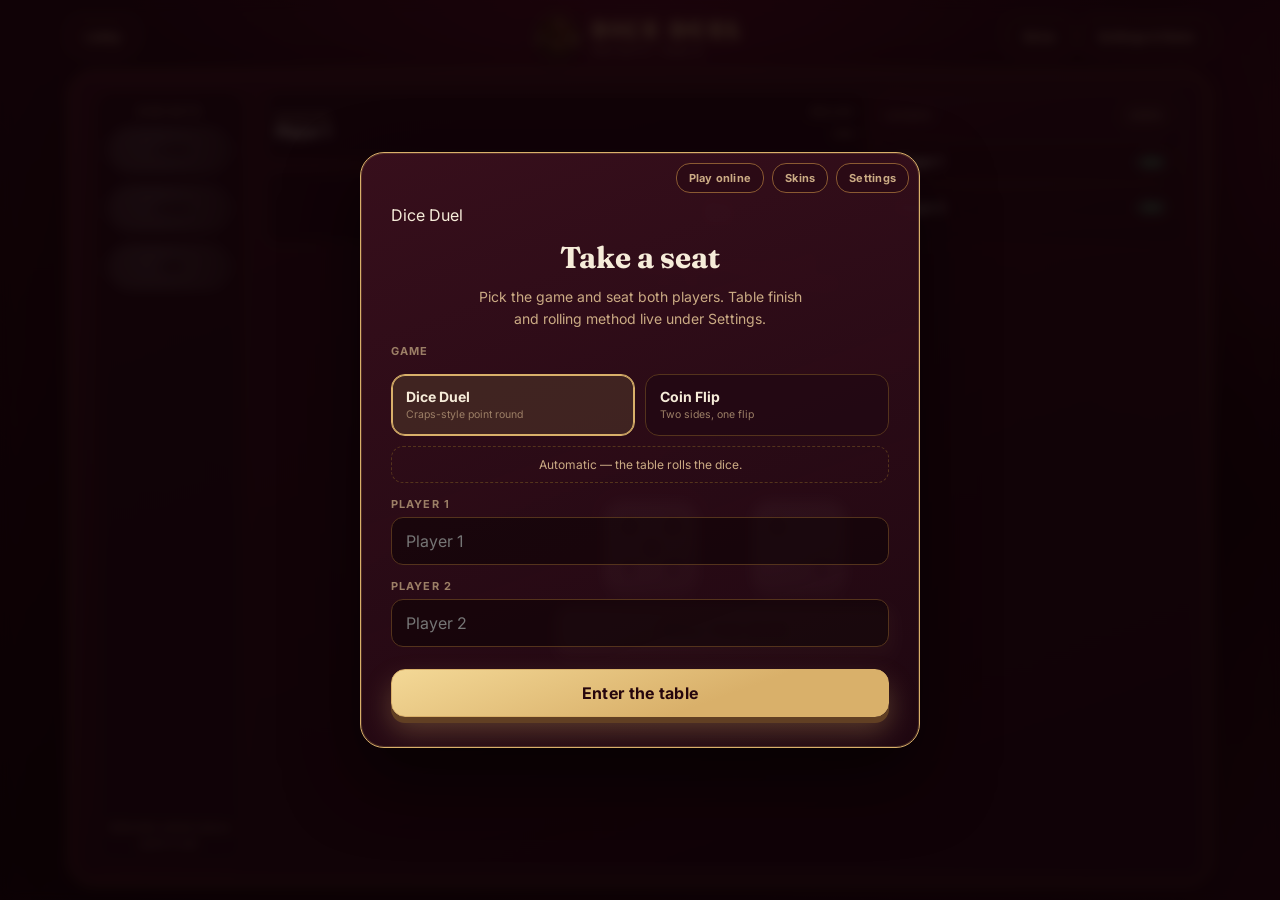
<file: index.html>
<!doctype html>
<html lang="en" data-theme="royal">
<head>
<meta charset="utf-8" />
<meta name="viewport" content="width=device-width, initial-scale=1" />
<meta name="theme-color" content="#1c0509" />
<meta name="apple-mobile-web-app-capable" content="yes" />
<meta name="apple-mobile-web-app-status-bar-style" content="black-translucent" />
<meta name="format-detection" content="telephone=no" />
<meta name="description" content="Dice Duel — a private two-player dice table with wagers, side bets and a running ledger." />
<title>Dice Duel — Private Table</title>
<link rel="icon" type="image/png" href="favicon.png" />
<link rel="apple-touch-icon" href="favicon.png" />
<link rel="preconnect" href="https://fonts.googleapis.com" />
<link rel="preconnect" href="https://fonts.gstatic.com" crossorigin />
<link href="https://fonts.googleapis.com/css2?family=Fraunces:opsz,wght@9..144,500;9..144,600;9..144,700&family=Inter:wght@400;500;600;700;800&display=swap" rel="stylesheet" />
<style>
/* ============================================================
   DICE DUEL — design system
   One token set drives every table theme via [data-theme="…"].
   ============================================================ */

* { box-sizing: border-box; }
/* The whole game is sized to the viewport — nothing on the table ever scrolls. */
html { color-scheme: dark; -webkit-text-size-adjust: 100%; height: 100%; }
body {
  margin: 0;
  height: 100dvh;
  min-width: 320px;
  overflow: hidden;
  font-family: "Inter", -apple-system, "Segoe UI", sans-serif;
  color: var(--ink);
  background:
    radial-gradient(ellipse 900px 520px at 50% -8%, var(--bg-1) 0%, transparent 60%),
    radial-gradient(ellipse 700px 700px at 105% 15%, color-mix(in srgb, var(--bg-1) 55%, transparent) 0%, transparent 55%),
    linear-gradient(160deg, var(--bg-2) 0%, var(--bg-3) 62%, var(--bg-2) 100%);
  background-attachment: fixed;
  padding-bottom: env(safe-area-inset-bottom);
}
body::before {
  content: "";
  position: fixed;
  inset: 0;
  z-index: -1;
  pointer-events: none;
  opacity: var(--felt-opacity, .05);
  background-image: repeating-linear-gradient(45deg, transparent 0 10px, var(--ink) 10px 11px, transparent 11px 20px);
  mix-blend-mode: overlay;
}

/* ---------- theme tokens ---------- */
:root,
[data-theme="royal"] {
  --bg-1:#5a1027; --bg-2:#230711; --bg-3:#0c0204;
  --surface:#2a0a15f0; --surface-strong:#380f1cfa; --surface-soft:#210813d9;
  --border:#8a5a32; --border-soft:#54331c; --border-strong:#d9b06a;
  --accent:#d9b06a; --accent-strong:#f3d896; --accent-ink:#26060d;
  --ink:#f6ecd9; --ink-soft:#cbab84; --ink-faint:#9c7f66;
  --die-1:#fff8e6; --die-2:#e3bd73; --die-3:#8f5f28; --pip:#3c0c17;
  --danger:#e0596b; --success:#57bd85;
  --radius-card:26px; --radius-control:14px;
}
[data-theme="emerald"] {
  --bg-1:#1f6350; --bg-2:#0c2820; --bg-3:#040f0b;
  --surface:#0f2a22f0; --surface-strong:#153a2ffa; --surface-soft:#0c2019d9;
  --border:#a4823f; --border-soft:#5c4a24; --border-strong:#e8c778;
  --accent:#d3ae5c; --accent-strong:#f3d488; --accent-ink:#0a1f18;
  --ink:#eef3e6; --ink-soft:#a9c6b4; --ink-faint:#7fa08d;
  --die-1:#fff9e2; --die-2:#dfb965; --die-3:#83621f; --pip:#0d3b2c;
  --danger:#e0596b; --success:#5fd39a;
  --radius-card:26px; --radius-control:14px;
}
[data-theme="noir"] {
  --bg-1:#3a3a3f; --bg-2:#18181b; --bg-3:#08080a;
  --surface:#1c1c1ff2; --surface-strong:#26262afa; --surface-soft:#141416d9;
  --border:#6d6d6d; --border-soft:#3a3a3c; --border-strong:#eae5d6;
  --accent:#e7e2d2; --accent-strong:#ffffff; --accent-ink:#151517;
  --ink:#f1efe9; --ink-soft:#adada9; --ink-faint:#77767a;
  --die-1:#fdfbf4; --die-2:#cfcabb; --die-3:#726d61; --pip:#151517;
  --danger:#e35a6d; --success:#63b088;
  --radius-card:18px; --radius-control:10px; --felt-opacity:.035;
}
[data-theme="neon"] {
  --bg-1:#33227a; --bg-2:#130f33; --bg-3:#07061a;
  --surface:#151a3af2; --surface-strong:#1c234efa; --surface-soft:#101430d9;
  --border:#4a5aa0; --border-soft:#282f5e; --border-strong:#7fe9ef;
  --accent:#5fe1e8; --accent-strong:#9df3f8; --accent-ink:#07101c;
  --ink:#eaf6ff; --ink-soft:#a3b8dc; --ink-faint:#6c7cab;
  --die-1:#eafdff; --die-2:#87d9e6; --die-3:#2c6a93; --pip:#1c2550;
  --danger:#ff6e8f; --success:#5be9ac;
  --radius-card:22px; --radius-control:12px;
}
[data-theme="artdeco"] {
  --bg-1:#1c3f6d; --bg-2:#0a1830; --bg-3:#050b18;
  --surface:#0f2036f2; --surface-strong:#132a46fa; --surface-soft:#0a1728d9;
  --border:#c9a24f; --border-soft:#5c4a22; --border-strong:#f3d891;
  --accent:#e2bd6d; --accent-strong:#f6dd9a; --accent-ink:#0d1f3a;
  --ink:#f2ecd8; --ink-soft:#b9c3d6; --ink-faint:#7c88a3;
  --die-1:#fff4d6; --die-2:#dbb768; --die-3:#8c6c2c; --pip:#0d1f3a;
  --danger:#e0596b; --success:#57bd85;
  --radius-card:10px; --radius-control:6px;
}

/* ---------- base elements ---------- */
button, input { font: inherit; color: inherit; }
button { cursor: pointer; -webkit-tap-highlight-color: transparent; touch-action: manipulation; }
button:disabled { cursor: not-allowed; }
h1, h2, h3 { font-family: "Fraunces", Georgia, serif; margin: 0; }
.hidden { display: none !important; }
.sr-only { position: absolute; width: 1px; height: 1px; overflow: hidden; clip: rect(0 0 0 0); white-space: nowrap; }

.shell {
  width: min(100%, 1180px); margin: 0 auto;
  height: 100dvh; display: flex; flex-direction: column;
  padding: clamp(8px, 1.6vh, 18px) 18px calc(clamp(8px, 1.6vh, 18px) + env(safe-area-inset-bottom));
  gap: clamp(6px, 1.2vh, 14px);
}

/* ---------- header ---------- */
/* Lobby sits left, Skins + Settings & Rules right, wordmark centred between them. */
.topbar {
  flex: none; display: grid; grid-template-columns: 1fr auto 1fr; align-items: center; gap: 10px;
}
.topbar-left { justify-self: start; }
.crest { width: clamp(30px, 5vh, 50px); height: clamp(30px, 5vh, 50px); border-radius: 50%; object-fit: cover; object-position: 50% 18%; border: 1px solid var(--border-strong); box-shadow: 0 4px 16px #00000066; }
.wordmark { display: flex; align-items: center; gap: 12px; justify-self: center; }
.wordmark h1 {
  font-size: clamp(15px, 2.4vh, 24px); font-weight: 600; letter-spacing: .16em; text-transform: uppercase;
  color: var(--accent-strong); text-shadow: 0 2px 10px color-mix(in srgb, var(--accent) 45%, transparent);
}
.tagline { margin: 2px 0 0; font-size: clamp(8px, 1.1vh, 11px); letter-spacing: .3em; text-transform: uppercase; color: var(--ink-faint); font-weight: 600; }
.topbar-actions { justify-self: end; display: flex; gap: 8px; }
.topbar .btn { min-height: clamp(32px, 4.4vh, 42px); padding: 0 clamp(10px, 1.4vw, 16px); font-size: clamp(10px, 1.3vh, 12.5px); }

/* ---------- layout ---------- */
main.table-layout { flex: 1; min-height: 0; display: block; }

.card {
  position: relative;
  border-radius: var(--radius-card);
  border: 1px solid var(--border);
  background:
    linear-gradient(160deg, var(--surface-strong), var(--surface) 60%, var(--surface-soft)),
    repeating-linear-gradient(45deg, transparent 0 12px, color-mix(in srgb, var(--accent) 6%, transparent) 12px 13px);
  box-shadow: inset 0 0 0 1px color-mix(in srgb, var(--accent) 18%, transparent), 0 18px 40px #00000055;
}
.card::before {
  content: ""; position: absolute; inset: 7px; border: 1px solid color-mix(in srgb, var(--border-strong) 35%, transparent);
  border-radius: calc(var(--radius-card) - 8px); pointer-events: none;
}

/* ---------- table (game) panel ---------- */
.table-panel {
  height: 100%; padding: clamp(12px, 2.2vh, 26px) clamp(14px, 2vw, 28px);
  text-align: center; overflow: hidden;
}
/* Side-bet rail down the left, everything else in the main column. */
.table-grid { height: 100%; display: grid; grid-template-columns: clamp(104px, 13vw, 150px) minmax(0, 1fr); gap: clamp(10px, 1.6vw, 22px); }
.table-main { min-height: 0; display: flex; flex-direction: column; align-items: center; }

/* Top info boxes: name+roll and point/wager on the left, flippable ledger on the right. */
.info-grid {
  width: 100%; display: grid; grid-template-columns: 1fr 1fr minmax(150px, 1.05fr);
  gap: clamp(6px, 1vh, 10px); margin-bottom: clamp(6px, 1.2vh, 14px);
}
.info-box {
  padding: clamp(6px, 1.1vh, 12px) 10px; border-radius: 14px;
  border: 1px solid var(--border-soft); background: color-mix(in srgb, var(--surface-soft) 88%, transparent);
  display: flex; flex-direction: column; justify-content: center; gap: 2px; min-width: 0;
}
.info-box small { display: block; font: 700 clamp(8px, 1.05vh, 10px) "Inter", sans-serif; letter-spacing: .14em; text-transform: uppercase; color: var(--ink-faint); }
.info-box strong { font: 600 clamp(17px, 3vh, 30px)/1.1 "Fraunces", Georgia, serif; color: var(--ink); }
.info-shooter { grid-column: span 2; flex-direction: row; align-items: center; justify-content: space-between; gap: 10px; }
.info-shooter .who { min-width: 0; text-align: left; }
.info-shooter .who b { display: block; font: 700 clamp(11px, 1.6vh, 15px) "Inter", sans-serif; color: var(--ink); overflow: hidden; text-overflow: ellipsis; white-space: nowrap; }
.info-rolled { text-align: right; flex: none; }
.info-rolled strong { color: var(--accent-strong); }
.wager-preview { display: block; font: 500 clamp(8px, 1.05vh, 11px) "Inter", sans-serif; color: var(--ink-faint); }
.point-display { margin: 0; color: var(--ink); }
.point-display.beat { animation: beat .34s ease-out; }

.table-call { margin: 0; font: italic 500 clamp(11px, 1.6vh, 14px) "Fraunces", Georgia, serif; color: var(--ink-soft); }
.rule-copy { margin: 2px 0 0; font-size: clamp(10px, 1.4vh, 13px); color: var(--ink-faint); }

/* Dice, pad and the roll button travel together in the middle of the column. */
.play-stage { flex: 1; min-height: 0; width: 100%; display: flex; flex-direction: column; align-items: center; justify-content: center; gap: clamp(4px, 1vh, 12px); }
.dice-row { display: flex; align-items: center; justify-content: center; gap: clamp(10px, 2vw, 20px); }
.die {
  width: var(--die-size); height: var(--die-size); border-radius: 20px; padding: calc(var(--die-size) * .145);
  display: grid; grid-template: repeat(3, 1fr) / repeat(3, 1fr);
  border: 2px solid var(--border-strong);
  background: linear-gradient(155deg, var(--die-1), var(--die-2) 55%, var(--die-3));
  box-shadow: inset 0 2px 4px #ffffff55, inset 0 -8px 14px #00000030, 0 10px 20px #00000055;
}
:root { --die-size: clamp(54px, 13vh, 96px); }
.die.rolling { animation: dieRoll .5s ease-out; }
.point-display.beat { animation: beat .34s ease-out; }
@keyframes beat { 0% { transform: scale(1); } 22% { transform: scale(1.13); text-shadow: 0 0 22px color-mix(in srgb, var(--danger) 70%, transparent); } 100% { transform: scale(1); } }
@keyframes dieRoll { 0% { transform: rotate(0) scale(1); } 45% { transform: rotate(150deg) scale(.94); } 100% { transform: rotate(360deg) scale(1); } }
.pip { width: calc(var(--die-size) * .135); height: calc(var(--die-size) * .135); border-radius: 50%; place-self: center; background: var(--pip); box-shadow: inset 0 1px 1px #00000055; }
.dice-plus { font: 600 clamp(15px, 2.4vh, 22px) "Fraunces", serif; color: var(--ink-faint); }

.btn {
  border: 0; border-radius: var(--radius-control); font-weight: 700; letter-spacing: .02em;
  min-height: 48px; padding: 0 22px; transition: filter .15s ease, transform .05s ease;
}
.btn:active { transform: translateY(1px); }
.btn-primary {
  border: 1px solid var(--border-strong);
  background: linear-gradient(160deg, var(--accent-strong), var(--accent) 65%);
  color: var(--accent-ink); box-shadow: 0 6px 0 color-mix(in srgb, var(--border) 70%, black), 0 14px 28px color-mix(in srgb, var(--accent) 30%, transparent);
}
.btn-primary:hover:not(:disabled) { filter: brightness(1.06); }
.btn-primary:disabled { opacity: .5; box-shadow: none; }
.btn-ghost {
  border: 1px solid var(--border); background: color-mix(in srgb, var(--surface) 90%, transparent); color: var(--ink-soft);
}
.btn-ghost:hover { border-color: var(--border-strong); color: var(--ink); }

#roll {
  width: min(100%, 340px); font: 700 clamp(11px, 1.6vh, 15px) "Inter", sans-serif;
  text-transform: uppercase; letter-spacing: .1em; margin: 0 auto; display: block; flex: none;
  min-height: clamp(38px, 5.6vh, 52px);
}

/* ---------- side-bet rail (left column) ---------- */
.bet-rail {
  min-height: 0; display: flex; flex-direction: column; text-align: left;
  padding: clamp(8px, 1.4vh, 16px) clamp(8px, 0.9vw, 14px); border-radius: 18px;
  border: 1px solid var(--border-soft); background: color-mix(in srgb, var(--surface-soft) 92%, transparent);
}
.bet-rail h3 { margin: 0 0 clamp(6px, 1vh, 12px); font: 700 clamp(8px, 1.1vh, 11px) "Inter", sans-serif; letter-spacing: .16em; text-transform: uppercase; color: var(--ink-faint); text-align: center; }
.chip-row { display: flex; flex-direction: column; gap: clamp(6px, 1.1vh, 12px); }
/* Chips sit under the heading; the hint is pinned to the bottom of the rail. */
.bet-rail .side-hint { margin-top: auto; padding-top: 10px; }
.chip-btn {
  min-height: clamp(36px, 5.4vh, 54px); border-radius: 999px; border: 1px solid var(--border-strong);
  background: radial-gradient(circle at 35% 30%, var(--die-1), var(--accent) 55%, var(--border) 100%);
  color: var(--accent-ink); font: 800 clamp(12px, 1.7vh, 16px) "Inter", sans-serif;
  box-shadow: 0 4px 0 color-mix(in srgb, var(--border) 70%, black), inset 0 0 0 3px color-mix(in srgb, var(--accent-ink) 12%, transparent);
}
.chip-btn:disabled { opacity: .4; filter: grayscale(.5); box-shadow: none; }
.chip-row.dimmed { opacity: .4; filter: grayscale(.6); }
.side-hint { margin: clamp(6px, 1vh, 12px) 0 0; font-size: clamp(9px, 1.2vh, 11.5px); color: var(--ink-faint); text-align: center; line-height: 1.45; }

.sidebet-offer { margin-top: 10px; padding: 12px; border-radius: 14px; border: 1px solid var(--border-strong); background: color-mix(in srgb, var(--accent) 10%, var(--surface)); text-align: center; }
.sidebet-offer p { margin: 0; font-size: clamp(10px, 1.3vh, 12.5px); font-weight: 600; color: var(--ink); }
.sidebet-offer small { display: block; margin: 6px 0 8px; font-size: 10px; letter-spacing: .06em; text-transform: uppercase; color: var(--ink-faint); }
.timer-track { height: 5px; border-radius: 999px; overflow: hidden; background: #00000040; }
.timer-fill { display: block; height: 100%; background: linear-gradient(90deg, var(--accent), var(--accent-strong)); transition: width .1s linear; }
.sidebet-offer .btn { width: 100%; margin-top: 10px; min-height: 38px; font-size: 11.5px; padding: 0 8px; }

/* ---------- ledger: one face, flips to session stats ---------- */
.ledger-flip { grid-column: 3; grid-row: 1 / span 2; perspective: 1200px; min-height: clamp(104px, 17vh, 170px); position: relative; z-index: 2; }
/* Absolute so growing the flipped card never stretches the info-grid rows behind it. */
.flip-inner { position: absolute; top: 0; left: 0; width: 100%; height: 100%; transition: transform .55s cubic-bezier(.3,.8,.3,1), height .35s ease; transform-style: preserve-3d; }
/* Flipped, the card grows down over the empty felt so every stat fits without scrolling. */
.ledger-flip.flipped { z-index: 5; }
.ledger-flip.flipped .flip-inner { transform: rotateY(180deg); height: clamp(186px, 31vh, 310px); }
.ledger-flip.flipped .flip-back { box-shadow: 0 18px 40px #00000070; }
.flip-face {
  position: absolute; inset: 0; backface-visibility: hidden; -webkit-backface-visibility: hidden;
  border-radius: 14px; border: 1px solid var(--border-soft);
  /* Opaque base: the flipped face lifts over the table and must not let it show through. */
  background-color: var(--bg-2);
  background-image: linear-gradient(160deg, var(--surface-strong), var(--surface-soft));
  padding: clamp(7px, 1.1vh, 12px) clamp(8px, 0.8vw, 13px); text-align: left;
  display: flex; flex-direction: column; overflow: hidden;
}
.flip-back { transform: rotateY(180deg); }
.panel-head { display: flex; align-items: center; justify-content: space-between; gap: 8px; margin-bottom: clamp(4px, .8vh, 9px); flex: none; }
.panel-head h3 { margin: 0; font: 700 clamp(8px, 1.05vh, 10px) "Inter", sans-serif; letter-spacing: .14em; text-transform: uppercase; color: var(--ink-faint); }
.btn.reveal-btn { min-height: clamp(22px, 3vh, 28px); padding: 0 clamp(8px, .8vw, 13px); font-size: clamp(8.5px, 1.05vh, 10.5px); letter-spacing: .1em; text-transform: uppercase; border-radius: 999px; }
.ledger { display: grid; gap: clamp(4px, .8vh, 8px); align-content: center; flex: 1; min-height: 0; }
.ledger-row { display: grid; grid-template-columns: minmax(0, 1fr) auto; align-items: center; gap: 8px; padding: clamp(5px, .9vh, 10px) clamp(8px, .8vw, 13px); border-radius: 11px; background: color-mix(in srgb, var(--surface) 70%, transparent); border: 1px solid var(--border-soft); }
.ledger-row b { overflow: hidden; text-overflow: ellipsis; white-space: nowrap; font-size: clamp(10px, 1.35vh, 13px); color: var(--ink); }
.ledger-money { font: 700 clamp(12px, 1.8vh, 16px) "Fraunces", serif; font-variant-numeric: tabular-nums; }
.positive { color: var(--success); }
.negative { color: var(--danger); }
.flip-back #stats-panel { flex: 1; min-height: 0; overflow: auto; }
.rules-list { margin: 0; padding: 0; list-style: none; display: grid; gap: 10px; }
.rules-list li { font-size: 12.5px; line-height: 1.55; color: var(--ink-soft); padding-left: 16px; position: relative; }
.rules-list li::before { content: "◆"; position: absolute; left: 0; top: 1px; font-size: 8px; color: var(--accent); }
.rules-list b { color: var(--ink); }

/* ---------- overlay / modals ---------- */
.overlay { position: fixed; inset: 0; z-index: 30; display: flex; align-items: center; justify-content: center; padding: 18px; background: color-mix(in srgb, var(--bg-3) 78%, transparent); backdrop-filter: blur(6px); }
#settings-overlay { z-index: 31; }
/* Pinned to the modal's top-left corner. The width/margin overrides are required:
   `.modal .btn` makes every button in a modal full-width with a top margin, which
   would stretch this one across the header and push it down over the eyebrow. */
.modal .btn.modal-back {
  position: absolute; top: 10px; left: 10px;
  width: auto; margin: 0; min-height: 30px; padding: 0 12px; font-size: 11px;
}
.modal {
  width: min(100%, 460px); max-height: calc(100dvh - 30px); overflow: auto; position: relative;
  border-radius: 24px; padding: 30px; text-align: center; border: 1px solid var(--border-strong);
  background: linear-gradient(160deg, var(--surface-strong), var(--surface-soft));
  box-shadow: 0 30px 70px #00000090, inset 0 0 0 1px color-mix(in srgb, var(--accent) 20%, transparent);
}
.modal:has(.modal-back), .modal:has(.modal-links) { padding-top: 52px; }
.modal-links { position: absolute; top: 10px; right: 10px; display: flex; gap: 8px; }
.modal .eyebrow { display: inline-block; margin-bottom: 10px; }
.modal h2 { font-size: 30px; margin: 4px 0 10px; color: var(--ink); }
.modal p.lead { margin: 0 auto; max-width: 340px; color: var(--ink-soft); line-height: 1.55; font-size: 14px; }
.modal .btn { width: 100%; margin-top: 22px; }
/* Corner links size to their label, like .modal-back — not the full-width modal button. */
.modal .modal-links .btn { width: auto; margin: 0; min-height: 30px; padding: 0 12px; font-size: 11px; }

.setup-modal { text-align: left; width: min(100%, 560px); }
.setup-modal h2 { text-align: center; }
.setup-modal > p.lead { text-align: center; }
.table-picker, .mode-picker { display: grid; grid-template-columns: repeat(2, 1fr); gap: 10px; margin-top: 16px; }
.style-picker { display: grid; grid-template-columns: repeat(3, 1fr); gap: 10px; margin-top: 16px; }
.style-card { padding: 12px 8px 10px; border-radius: 14px; border: 1px solid var(--border-soft); background: color-mix(in srgb, var(--surface-soft) 85%, transparent); color: var(--ink-soft); text-align: center; }
.style-card.selected { border-color: var(--border-strong); background: color-mix(in srgb, var(--accent) 16%, var(--surface-soft)); box-shadow: inset 0 0 0 1px var(--accent); }
.style-card small { display: block; margin-top: 8px; font-size: 10.5px; color: var(--ink-faint); }
.style-card.selected small { color: var(--ink); }
.swatch-die { width: 40px; height: 40px; margin: 0 auto; border-radius: 9px; border: 1px solid #00000055; display: grid; place-items: center; box-shadow: inset 0 1px 3px #ffffff66, 0 2px 5px #00000055; }
.swatch-die i { width: 8px; height: 8px; border-radius: 50%; display: block; }
.swatch-coin {
  width: 40px; height: 40px; margin: 0 auto; border-radius: 50%; border: 1px solid #00000055;
  display: grid; place-items: center; font: 700 15px "Fraunces", Georgia, serif;
  box-shadow: inset 0 1px 3px #ffffff77, 0 2px 5px #00000055;
}
.pick-card {
  min-height: 62px; text-align: left; padding: 12px 14px; border-radius: 14px; border: 1px solid var(--border-soft);
  background: color-mix(in srgb, var(--surface-soft) 85%, transparent); color: var(--ink-soft);
}
.pick-card .swatch { display: inline-block; width: 14px; height: 14px; border-radius: 4px; margin-right: 8px; vertical-align: -2px; border: 1px solid #00000040; }
.pick-card strong { display: block; font-size: 14px; color: var(--ink); }
.pick-card small { display: block; margin-top: 3px; font-size: 10.5px; color: var(--ink-faint); }
.pick-card.selected { border-color: var(--border-strong); background: color-mix(in srgb, var(--accent) 16%, var(--surface-soft)); box-shadow: inset 0 0 0 1px var(--accent); }

.field { margin-top: 14px; }
.field label { display: block; margin-bottom: 6px; font-size: 11px; letter-spacing: .1em; text-transform: uppercase; color: var(--ink-faint); font-weight: 700; }
.field input { width: 100%; padding: 13px 14px; border-radius: 12px; border: 1px solid var(--border-soft); background: color-mix(in srgb, var(--bg-3) 55%, transparent); color: var(--ink); outline: none; }
.field input:focus { border-color: var(--border-strong); }

.opening-options { display: grid; grid-template-columns: repeat(3, 1fr); gap: 10px; margin-top: 18px; }
.opening-options .chip-btn { min-height: 66px; font-size: 20px; }

.rolloff-grid { display: grid; grid-template-columns: 1fr 1fr; gap: 12px; margin-top: 18px; }
.rolloff-seat { border: 1px solid var(--border-soft); border-radius: 16px; padding: 16px; text-align: center; background: color-mix(in srgb, var(--surface-soft) 85%, transparent); }
.rolloff-seat strong { display: block; overflow: hidden; text-overflow: ellipsis; white-space: nowrap; font-size: 13px; color: var(--ink); }
.rolloff-face { min-height: 54px; padding-top: 8px; font: 600 30px "Fraunces", serif; color: var(--accent); }
.rolloff-face.spin { animation: dieRoll .16s linear infinite; }
.rolloff-seat .btn { width: 100%; margin-top: 8px; min-height: 42px; font-size: 12.5px; }

.outcome-modal.win { border-color: var(--success); }
/* A coin result has no winner or loser — announce it in the table's own accent. */
.outcome-modal.reveal { border-color: var(--border-strong); }
.outcome-modal.reveal .outcome-icon { background: color-mix(in srgb, var(--accent) 22%, var(--surface)); color: var(--accent-strong); }
.outcome-modal.loss { border-color: var(--border); }
.outcome-icon { width: 64px; height: 64px; margin: 0 auto 10px; border-radius: 50%; display: grid; place-items: center; font-size: 26px; border: 1px solid var(--border-strong); }
.outcome-modal.win .outcome-icon { background: color-mix(in srgb, var(--success) 22%, var(--surface)); color: var(--success); }
.outcome-modal.loss .outcome-icon { background: color-mix(in srgb, var(--danger) 18%, var(--surface)); color: var(--danger); }
.outcome-amount { margin: 16px auto 4px; max-width: 300px; padding: 14px; border-radius: 14px; background: color-mix(in srgb, var(--accent) 10%, var(--surface-soft)); border: 1px solid var(--border-soft); }
.outcome-amount small { display: block; font: 700 10px "Inter", sans-serif; letter-spacing: .12em; text-transform: uppercase; color: var(--ink-faint); margin-bottom: 4px; }
.outcome-amount strong { font: 600 26px "Fraunces", serif; color: var(--ink); }

.confetti { position: absolute; inset: 0; overflow: hidden; pointer-events: none; border-radius: inherit; }
.confetti i { position: absolute; top: -14px; width: 7px; height: 7px; background: var(--accent-strong); transform: rotate(45deg); animation: fall 2.6s linear infinite; opacity: .85; }
@keyframes fall { to { transform: translateY(120%) rotate(220deg); opacity: 0; } }

/* ---------- session stats (back of the ledger card) ---------- */
.stat-grid { display: grid; grid-template-columns: 1fr 1fr; gap: 5px; margin-bottom: 5px; }
.stat-box { padding: clamp(4px, .7vh, 8px) 8px; border-radius: 10px; border: 1px solid var(--border-soft); background: color-mix(in srgb, var(--surface) 70%, transparent); }
.stat-box small { display: block; font: 700 clamp(7px, .95vh, 9px) "Inter", sans-serif; letter-spacing: .1em; text-transform: uppercase; color: var(--ink-faint); }
.stat-box strong { display: block; margin-top: 2px; font: 600 clamp(11px, 1.6vh, 15px) "Fraunces", serif; color: var(--ink); }
.stat-split { display: grid; gap: 4px; margin-bottom: 5px; }
.stat-split-row { display: grid; grid-template-columns: minmax(0, 1fr) auto auto; gap: 6px; align-items: baseline; padding: clamp(3px, .6vh, 6px) 8px; border-radius: 9px; background: color-mix(in srgb, var(--surface) 70%, transparent); border: 1px solid var(--border-soft); }
.stat-split-row b { overflow: hidden; text-overflow: ellipsis; white-space: nowrap; font: 600 clamp(9px, 1.2vh, 11px) "Inter", sans-serif; color: var(--ink); }
.stat-split-row span { font: 700 clamp(9px, 1.2vh, 11.5px) "Fraunces", serif; font-variant-numeric: tabular-nums; }
.stat-bars { display: flex; align-items: flex-end; gap: 2px; height: clamp(22px, 4vh, 40px); margin-top: 4px; }
.stat-bars i { flex: 1; min-height: 3px; background: linear-gradient(180deg, var(--accent-strong), var(--accent)); border-radius: 3px 3px 1px 1px; position: relative; }
.stat-bars-labels { display: flex; gap: 2px; margin-top: 3px; }
.stat-bars-labels span { flex: 1; text-align: center; font-size: clamp(6px, .9vh, 8.5px); color: var(--ink-faint); }
.stat-empty { font-size: clamp(9px, 1.2vh, 11px); color: var(--ink-faint); text-align: center; padding: 6px 0; }

/* ---------- rolling method / physical entry ---------- */
.method-hint { margin: 10px 0 0; padding: 10px 12px; border-radius: 12px; border: 1px dashed var(--border-soft); font-size: 12px; color: var(--ink-soft); text-align: center; }

/* ---------- coin flip stage ----------
   Coin Flip is a bare flipper: no wagers, ledger, stats, rules or side bets. */
.coin-mode .info-grid, .coin-mode .dice-row, .coin-mode .num-pad,
.coin-mode .table-call, .coin-mode .rule-copy, .coin-mode #roll,
.coin-mode .bet-rail { display: none !important; }
.coin-mode main.table-layout { width: min(100%, 620px); margin: 0 auto; }
.coin-mode .table-grid { grid-template-columns: minmax(0, 1fr); }
.coin-mode .table-main { justify-content: center; }

.coin-play { width: min(100%, 420px); margin: 4px auto 0; }
.coin-calls { display: grid; grid-template-columns: 1fr 1fr; gap: 10px; margin-bottom: 18px; }
.coin-call-seat { padding: 12px; border-radius: 14px; border: 1px solid var(--border-soft); background: color-mix(in srgb, var(--surface-soft) 88%, transparent); text-align: center; transition: border-color .2s, background .2s; }
.coin-call-seat { display: grid; place-items: center; min-height: 62px; }
.coin-call-seat span { display: block; font: 700 20px "Fraunces", serif; letter-spacing: .02em; color: var(--ink); overflow-wrap: anywhere; }
.coin-call-seat.landed { border-color: var(--border-strong); background: color-mix(in srgb, var(--accent) 18%, var(--surface-soft)); box-shadow: inset 0 0 0 1px var(--accent); }
.coin-call-seat.landed span { color: var(--accent-strong); }

.coin-stage { display: grid; place-items: center; min-height: 190px; margin-bottom: 10px; }
.roller-disc {
  width: 148px; height: 148px; border-radius: 50%; margin: 0 auto; display: grid; place-items: center; text-align: center;
  border: 3px solid var(--border-strong);
  background: radial-gradient(circle at 33% 25%, var(--coin-1, var(--die-1)), var(--coin-2, var(--die-2)) 55%, var(--coin-3, var(--die-3)));
  color: var(--coin-ink, var(--pip)); font: 700 26px "Fraunces", serif; letter-spacing: .04em;
  box-shadow: inset 0 3px 8px #ffffff70, inset 0 -10px 16px #00000030, 0 12px 26px #00000060;
  padding: 0 14px; overflow-wrap: anywhere; line-height: 1.15;
}
.roller-disc.long { font-size: 18px; }
.roller-disc.longer { font-size: 14px; }
.roller-disc.spin { animation: rollerSpin .1s linear infinite; }
@keyframes rollerSpin { to { transform: rotate(360deg) scale(.96); } }
.roller-disc.settled { border-color: var(--accent-strong); box-shadow: inset 0 3px 8px #ffffff70, 0 0 26px color-mix(in srgb, var(--accent) 55%, transparent), 0 12px 26px #00000060; }

.flip-zone { margin-top: 6px; }
.flip-ring-wrap { position: relative; width: 190px; margin: 0 auto 14px; }
#flip-btn { width: 100%; }
#flip-btn.winding { animation: flipWindup .1s linear infinite; }
@keyframes flipWindup {
  0% { transform: translateY(0) rotate(0deg) scale(1); }
  50% { transform: translateY(-3px) rotate(-4deg) scale(1.04); }
  100% { transform: translateY(0) rotate(4deg) scale(1); }
}

/* ---------- physical entry pads (inline, no extra screens) ---------- */
.num-pad { width: min(100%, 440px); margin: 0 auto; flex: none; }
.num-pad .pad-label { margin: 0 0 clamp(5px, .9vh, 10px); font: 700 clamp(8px, 1.1vh, 11px) "Inter", sans-serif; letter-spacing: .16em; text-transform: uppercase; color: var(--ink-faint); }
.num-grid { display: grid; grid-template-columns: repeat(6, 1fr); gap: clamp(5px, .8vh, 8px); }
.num-btn {
  min-height: clamp(36px, 6vh, 58px); border-radius: 14px; border: 1px solid var(--border-soft);
  background: color-mix(in srgb, var(--surface-soft) 88%, transparent);
  color: var(--ink-soft); font: 700 clamp(14px, 2.2vh, 21px) "Fraunces", serif;
}
.num-btn:hover:not(:disabled) { border-color: var(--border-strong); color: var(--ink); }
.num-btn.selected {
  border-color: var(--border-strong); color: var(--accent-ink);
  background: linear-gradient(160deg, var(--accent-strong), var(--accent) 65%);
  box-shadow: 0 4px 0 color-mix(in srgb, var(--border) 70%, black);
}
.num-btn:disabled { opacity: .45; cursor: not-allowed; }

@media (max-width: 760px) {
  .shell { padding: 8px 10px calc(8px + env(safe-area-inset-bottom)); }
  .table-panel { padding: 12px 10px; }
  .table-grid { grid-template-columns: clamp(86px, 24vw, 120px) minmax(0, 1fr); gap: 9px; }
  :root { --die-size: clamp(48px, 11vh, 80px); }
  .tagline { display: none; }
  /* Narrow screens: ledger drops under the name/point/wager boxes. */
  .info-grid { grid-template-columns: 1fr 1fr; }
  .ledger-flip { grid-column: 1 / -1; grid-row: auto; min-height: clamp(88px, 15vh, 130px); }
}
@media (max-width: 420px) {
  .topbar .btn { padding: 0 8px; font-size: 9.5px; letter-spacing: 0; }
  .wordmark { gap: 8px; }
}
@media (prefers-reduced-motion: reduce) {
  *, *::before, *::after { animation-duration: .01ms !important; animation-iteration-count: 1 !important; }
}
</style>
</head>
<body>

<div class="shell">
  <header class="topbar">
    <button class="btn btn-ghost topbar-left" id="open-lobby" type="button">Lobby</button>
    <div class="wordmark">
      <img class="crest" src="47794DE1-D40E-48A4-8423-D802E1821F85.PNG" alt="Dice Duel crest" />
      <div>
        <h1>Dice Duel</h1>
        <p class="tagline">Private Table</p>
      </div>
    </div>
    <div class="topbar-actions">
      <button class="btn btn-ghost" id="open-skins" type="button">Skins</button>
      <button class="btn btn-ghost" id="open-settings" type="button">Settings &amp; Rules</button>
    </div>
  </header>

  <main class="table-layout">
    <section class="card table-panel">
      <div class="table-grid">

        <aside class="bet-rail" id="side-bets-panel">
          <h3>Side bets</h3>
          <div class="chip-row dimmed" id="chip-row">
            <button class="chip-btn" data-sidebet="0.25" disabled>+25¢</button>
            <button class="chip-btn" data-sidebet="0.5" disabled>+50¢</button>
            <button class="chip-btn" data-sidebet="1" disabled>+$1</button>
          </div>
          <p class="side-hint" id="side-hint">Side bets unlock once a point is set.</p>
          <div class="sidebet-offer hidden" id="sidebet-offer">
            <p>Side bet: each player adds $<span id="sidebet-amount">0.25</span> — the pool grows by $<span id="sidebet-pool-add">0.50</span>.</p>
            <small><span id="sidebet-seconds">7.0</span>s to accept</small>
            <div class="timer-track"><i class="timer-fill" id="sidebet-timer"></i></div>
            <button class="btn btn-primary" id="sidebet-accept">Accept side bet</button>
          </div>
        </aside>

        <div class="table-main">
          <div class="info-grid">
            <div class="info-box info-shooter">
              <span class="who"><small>Shooter</small><b id="shooter">Player 1</b></span>
              <span class="info-rolled"><small>Rolled</small><strong id="sum">—</strong></span>
            </div>

            <div class="ledger-flip" id="ledger-flip">
              <div class="flip-inner">
                <div class="flip-face flip-front">
                  <div class="panel-head">
                    <h3>Ledger</h3>
                    <button class="btn btn-ghost reveal-btn" id="stats-toggle" type="button" aria-expanded="false">Stats</button>
                  </div>
                  <div class="ledger" id="ledger"></div>
                </div>
                <div class="flip-face flip-back">
                  <div class="panel-head">
                    <h3>Session</h3>
                    <button class="btn btn-ghost reveal-btn" id="stats-back" type="button">Back</button>
                  </div>
                  <div id="stats-panel"></div>
                </div>
              </div>
            </div>

            <div class="info-box"><small>Point to roll</small><strong class="point-display" id="point-display">—</strong></div>
            <div class="info-box">
              <small>Current wager</small>
              <strong>$<span id="wager">1</span></strong>
              <span class="wager-preview" id="wager-preview"></span>
            </div>
          </div>

          <p class="table-call" id="table-call"></p>
          <p class="rule-copy" id="rule-copy">7 or 11 wins the roll. Snake eyes loses.</p>

          <div class="play-stage">
            <div class="dice-row" id="dice-row">
              <div class="die" id="die1"></div>
              <span class="dice-plus">+</span>
              <div class="die" id="die2"></div>
            </div>
            <div class="num-pad hidden" id="num-pad"></div>

            <button class="btn btn-primary" id="roll">Place a wager to roll</button>

            <div class="coin-play hidden" id="coin-play"></div>
          </div>
        </div>
      </div>
    </section>
  </main>
</div>

<div class="overlay" id="setup" role="dialog" aria-modal="true" aria-label="Table setup"></div>
<div class="overlay hidden" id="outcome" role="dialog" aria-modal="true" aria-label="Round result"></div>

<div class="overlay hidden" id="skins-overlay" role="dialog" aria-modal="true" aria-label="Skins">
  <div class="modal setup-modal">
    <span class="eyebrow" style="display:block;text-align:center">Dice Duel</span>
    <h2 style="text-align:center">Skins</h2>
    <p class="lead" style="text-align:center">Pick the table finish and the pieces you play with.</p>
    <div class="field" style="margin-top:18px"><label>Table finish</label></div>
    <div class="table-picker" id="theme-table-picker"></div>
    <div class="field"><label id="theme-piece-label">Dice colour</label></div>
    <div class="style-picker" id="theme-piece-picker"></div>
    <button class="btn btn-primary" id="close-skins" type="button">Done</button>
  </div>
</div>

<div class="overlay hidden" id="settings-overlay" role="dialog" aria-modal="true" aria-label="Settings and rules">
  <div class="modal setup-modal">
    <span class="eyebrow" style="display:block;text-align:center">Dice Duel</span>
    <h2 style="text-align:center">Settings &amp; Rules</h2>
    <div id="method-block">
      <div class="field" style="margin-top:18px"><label id="method-label">Rolling method</label></div>
      <div class="mode-picker" id="method-picker"></div>
    </div>
    <div class="field"><label>Sound</label></div>
    <div class="mode-picker" id="sound-picker">
      <button class="pick-card" data-sound="on" type="button"><strong>On</strong><small>Table chimes &amp; clicks</small></button>
      <button class="pick-card" data-sound="off" type="button"><strong>Off</strong><small>Silent table</small></button>
    </div>
    <div id="rules-block">
      <div class="field"><label id="rules-panel-title">House rules</label></div>
      <ul class="rules-list" id="rules-panel-list"></ul>
    </div>
    <button class="btn btn-primary" id="close-settings" type="button">Done</button>
  </div>
</div>

<script>
(() => {
  "use strict";

  /* ---------------------------------------------------------
   * Constants
   * ------------------------------------------------------- */
  const THEMES = [
    { id: "royal",   name: "Royal Crest",    desc: "Black cherry · antique gold", swatch: "#8a5a32" },
    { id: "emerald", name: "Emerald Salon",  desc: "Green felt · brass glow",      swatch: "#1f6350" },
    { id: "noir",    name: "Noir Table",     desc: "Monochrome · sharp contrast",  swatch: "#6d6d6d" },
    { id: "neon",    name: "Neon Afterdark", desc: "Indigo · cyan accents",        swatch: "#5fe1e8" },
    { id: "artdeco", name: "Art Deco",       desc: "Navy geometry · gold lines",   swatch: "#c9a24f" },
  ];
  const DIE_SPOTS = { 1: [4], 2: [0, 8], 3: [0, 4, 8], 4: [0, 2, 6, 8], 5: [0, 2, 4, 6, 8], 6: [0, 2, 3, 5, 6, 8] };
  // Every total two dice can make. 1 is left out because two dice cannot add up to it.
  const DICE_TOTALS = [2, 3, 4, 5, 6, 7, 8, 9, 10, 11, 12];
  const TABLE_CALLS = {
    2: "Snake eyes.", 3: "Little Joe.", 4: "Little Phoebe.", 5: "Fever five.",
    6: "Easy six.", 7: "Seven, a winner.", 8: "Eighter from Decatur.", 9: "Nine, the point.",
    10: "Big ten.", 11: "Yo-leven.", 12: "Boxcars.",
  };
  // Dice colours override the table's own --die-*/--pip tokens: [light, mid, dark, pip].
  const DICE_STYLES = [
    { id: "ivory",    name: "Ivory",    colors: ["#fffdf5", "#e8e0c8", "#9b9179", "#241f18"] },
    { id: "obsidian", name: "Obsidian", colors: ["#585862", "#2c2c33", "#101014", "#f2efe6"] },
    { id: "ruby",     name: "Ruby",     colors: ["#ffd9dd", "#cb3a4e", "#6d0f1e", "#fff0f2"] },
    { id: "emerald",  name: "Emerald",  colors: ["#d8f5e4", "#2f9c6a", "#14513a", "#eafff4"] },
    { id: "sapphire", name: "Sapphire", colors: ["#dbe9ff", "#3f74c8", "#17356b", "#eef4ff"] },
    { id: "gold",     name: "Gold",     colors: ["#fff6d8", "#dfb85e", "#8a5f1e", "#33230a"] },
  ];
  const COIN_STYLES = [
    { id: "sovereign",name: "Gold",     colors: ["#fff4d0", "#dcb055", "#7f5716", "#2e1f06"] },
    { id: "silver",   name: "Silver",   colors: ["#fdfdfd", "#c9ccd1", "#7d8288", "#23262a"] },
    { id: "copper",   name: "Copper",   colors: ["#ffdcbd", "#c9773c", "#6f3a12", "#2e1405"] },
    { id: "obsidian", name: "Obsidian", colors: ["#5a5a64", "#2c2c33", "#0f0f13", "#ede8db"] },
    { id: "jade",     name: "Jade",     colors: ["#dcf6e7", "#39a877", "#155540", "#f0fff8"] },
    { id: "rose",     name: "Rose",     colors: ["#ffe0e4", "#d4566a", "#78182a", "#fff2f4"] },
  ];
  const OPENING_STAKES = [1, 2, 5];
  const SIDEBET_MS = 7000;
  // Dice spin and coin spin run for the same duration, then both hold the visible
  // result for RESULT_HOLD_MS before the win/lose screen takes over.
  const SPIN_MS = 5000;
  const RESULT_HOLD_MS = 1500;
  const SETTINGS_KEY = "diceduel-settings";

  /* ---------------------------------------------------------
   * Settings (persisted)
   * ------------------------------------------------------- */
  const DEFAULT_SETTINGS = {
    sound: true,
    theme: "royal",
    diceStyle: "ivory",
    coinStyle: "sovereign",
    // Only Dice Duel has a rolling method — Coin Flip is always the table's own flip.
    method: { dice: "auto", coin: "auto" },
  };
  function loadSettings() {
    const pick = (list, v, fb) => (list.some((x) => x.id === v) ? v : fb);
    const method = (v) => (v === "physical" ? "physical" : "auto");
    try {
      const s = JSON.parse(localStorage.getItem(SETTINGS_KEY) || "{}");
      return {
        sound: s.sound !== false,
        theme: pick(THEMES, s.theme, "royal"),
        diceStyle: pick(DICE_STYLES, s.diceStyle, "ivory"),
        coinStyle: pick(COIN_STYLES, s.coinStyle, "sovereign"),
        method: { dice: method(s.method && s.method.dice), coin: "auto" },
      };
    } catch { return JSON.parse(JSON.stringify(DEFAULT_SETTINGS)); }
  }
  function saveSettings() {
    try { localStorage.setItem(SETTINGS_KEY, JSON.stringify(state.settings)); } catch {}
  }

  /* ---------------------------------------------------------
   * State
   * ------------------------------------------------------- */
  const state = {
    mode: "dice",            // 'dice' | 'coin'
    inMatch: false,
    players: ["Player 1", "Player 2"],
    active: 0,
    wager: 1,
    point: null,
    ledger: [{ won: 0, lost: 0 }, { won: 0, lost: 0 }],
    rolling: false,
    roundEnding: false,
    pendingSideBet: null,
    sideBetDeadline: 0,
    sideBetTimer: null,
    flipping: false,
    physicalTotal: null,          // total tapped on the inline pad
    lastTotal: null,              // last total the dice actually showed
    sides: ["Heads", "Tails"],    // what is written on each side of the coin
    lastFace: null,               // index of the side that just landed (0 | 1)
    settings: loadSettings(),
    stats: { rounds: 0, wagered: 0, streakPlayer: null, streakCount: 0, diceTotals: {} },
    lobby: { mode: "dice", players: ["", ""], sides: ["", ""] },
  };

  // The mode whose settings/theme options are being edited: the live match, or the lobby pick.
  const uiMode = () => (state.inMatch ? state.mode : state.lobby.mode);
  // Only Dice Duel offers a rolling method; Coin Flip always uses the table's own flip.
  const currentMethod = () => (state.mode === "dice" ? state.settings.method.dice : "auto");

  const params = new URLSearchParams(location.search);
  if (params.get("theme") && THEMES.some(t => t.id === params.get("theme"))) {
    state.settings.theme = params.get("theme");
  }

  /* ---------------------------------------------------------
   * DOM refs
   * ------------------------------------------------------- */
  const $ = (id) => document.getElementById(id);
  const els = {
    openLobby: $("open-lobby"), shooter: $("shooter"),
    pointDisplay: $("point-display"), tableCall: $("table-call"), ruleCopy: $("rule-copy"),
    die1: $("die1"), die2: $("die2"), sum: $("sum"),
    diceRow: $("dice-row"), numPad: $("num-pad"),
    roll: $("roll"), wager: $("wager"), wagerPreview: $("wager-preview"),
    chipRow: $("chip-row"), sideHint: $("side-hint"), sidebetOffer: $("sidebet-offer"),
    sidebetAmount: $("sidebet-amount"), sidebetPoolAdd: $("sidebet-pool-add"),
    sidebetSeconds: $("sidebet-seconds"), sidebetTimer: $("sidebet-timer"), sidebetAccept: $("sidebet-accept"),
    ledger: $("ledger"), setup: $("setup"), outcome: $("outcome"),
    settingsOverlay: $("settings-overlay"), openSettings: $("open-settings"), closeSettings: $("close-settings"),
    skinsOverlay: $("skins-overlay"), openSkins: $("open-skins"), closeSkins: $("close-skins"),
    soundPicker: $("sound-picker"), methodPicker: $("method-picker"), methodLabel: $("method-label"), methodBlock: $("method-block"),
    themeTablePicker: $("theme-table-picker"), themePiecePicker: $("theme-piece-picker"), themePieceLabel: $("theme-piece-label"),
    coinPlay: $("coin-play"), statsPanel: $("stats-panel"),
    tablePanel: document.querySelector(".table-panel"),
    ledgerFlip: $("ledger-flip"), statsToggle: $("stats-toggle"), statsBack: $("stats-back"),
    rulesPanelTitle: $("rules-panel-title"), rulesPanelList: $("rules-panel-list"), rulesBlock: $("rules-block"),
  };

  const DICE_RULES_HTML = `
    <li><b>Opening roll —</b> 7 or 11 wins instantly. Snake eyes (2) loses instantly. Any other total sets the point.</li>
    <li><b>Point round —</b> the shooter must roll the point again before a 7 appears.</li>
    <li><b>Side bets —</b> once a point is live, either player may propose a side bet. The other player has 7 seconds to accept.</li>
    <li><b>Hot hand —</b> win the round and you keep the dice. They only pass when the shooter loses.</li>
    <li><b>Settlement —</b> the winner's ledger rises by the full wager; the loser's falls by the same amount.</li>
    <li><b>Real dice —</b> switch the rolling method to Physical in Settings, then just tap the total you rolled.</li>`;

  /* ---------------------------------------------------------
   * Sound (restrained, synthesized — no external assets)
   * ------------------------------------------------------- */
  const sound = (() => {
    let ctx = null;
    const unlock = () => {
      if (!ctx) ctx = new (window.AudioContext || window.webkitAudioContext)();
      if (ctx.state === "suspended") ctx.resume();
    };
    const tone = (freq, start, dur, type = "sine", peak = .18) => {
      const osc = ctx.createOscillator(), gain = ctx.createGain();
      osc.type = type; osc.frequency.setValueAtTime(freq, start);
      gain.gain.setValueAtTime(0, start);
      gain.gain.linearRampToValueAtTime(peak, start + .015);
      gain.gain.exponentialRampToValueAtTime(.0001, start + dur);
      osc.connect(gain).connect(ctx.destination);
      osc.start(start); osc.stop(start + dur + .02);
    };
    return {
      unlock,
      click() { if (!ctx || !state.settings.sound) return; const t = ctx.currentTime; tone(720, t, .07, "triangle", .1); },
      tick() { if (!ctx || !state.settings.sound) return; const t = ctx.currentTime; tone(950, t, .04, "square", .05); },
      // Wheel-of-fortune flapper: a woody click whose pitch drops as the wheel loses speed.
      // `progress` runs 0 → 1 across the spin.
      flapper(progress) {
        if (!ctx || !state.settings.sound) return;
        const t = ctx.currentTime;
        const f = 900 - progress * 460;
        const osc = ctx.createOscillator(), gain = ctx.createGain(), filt = ctx.createBiquadFilter();
        osc.type = "sawtooth";
        osc.frequency.setValueAtTime(f, t);
        osc.frequency.exponentialRampToValueAtTime(Math.max(60, f * .35), t + .045);
        filt.type = "bandpass";
        filt.frequency.setValueAtTime(f * 1.6, t);
        filt.Q.value = 4.5;
        gain.gain.setValueAtTime(0, t);
        gain.gain.linearRampToValueAtTime(.17, t + .004);
        gain.gain.exponentialRampToValueAtTime(.0001, t + .06);
        osc.connect(filt).connect(gain).connect(ctx.destination);
        osc.start(t); osc.stop(t + .08);
      },
      // Lub-dub: low body plus a short click so it still reads on phone speakers.
      heartbeat() {
        if (!ctx || !state.settings.sound) return; const t = ctx.currentTime;
        tone(82, t, .16, "sine", .5); tone(165, t, .05, "triangle", .08);
        tone(66, t + .15, .2, "sine", .4); tone(132, t + .15, .05, "triangle", .06);
      },
      land() { if (!ctx || !state.settings.sound) return; const t = ctx.currentTime; tone(300, t, .09, "triangle", .16); tone(140, t, .14, "sine", .2); },
      tease() { if (!ctx || !state.settings.sound) return; const t = ctx.currentTime; tone(1318.5, t, .14, "sine", .07); tone(1760, t + .05, .16, "sine", .05); },
      win() {
        if (!ctx || !state.settings.sound) return; const t = ctx.currentTime;
        [523.25, 659.25, 783.99, 1046.5].forEach((f, i) => tone(f, t + i * .09, .5, "sine", .14));
      },
      // Neutral two-note chime for a coin result — nobody won or lost, it just landed.
      reveal() {
        if (!ctx || !state.settings.sound) return; const t = ctx.currentTime;
        tone(659.25, t, .38, "sine", .13); tone(987.77, t + .1, .5, "sine", .11);
      },
      loss() {
        if (!ctx || !state.settings.sound) return; const t = ctx.currentTime;
        tone(220, t, .5, "sine", .16); tone(164.81, t + .12, .55, "sine", .12);
      },
    };
  })();

  /* ---------------------------------------------------------
   * Helpers
   * ------------------------------------------------------- */
  // Whole dollars show as $5; anything with cents shows as $5.25.
  const money = (n) => { const a = Math.abs(n); return Number.isInteger(a) ? `$${a}` : `$${a.toFixed(2)}`; };
  const amountText = (n) => money(n).slice(1);
  const PIECE_VARS = ["--die-1", "--die-2", "--die-3", "--pip", "--coin-1", "--coin-2", "--coin-3", "--coin-ink"];

  const styleColors = (list, id) => (list.find((s) => s.id === id) || list[0]).colors;

  // Applies the table finish, then layers the chosen dice / coin palettes on top of it.
  function applyVisuals() {
    const root = document.documentElement;
    root.setAttribute("data-theme", state.settings.theme);
    PIECE_VARS.forEach((v) => root.style.removeProperty(v));

    const dice = styleColors(DICE_STYLES, state.settings.diceStyle);
    ["--die-1", "--die-2", "--die-3", "--pip"].forEach((v, i) => root.style.setProperty(v, dice[i]));

    const coin = styleColors(COIN_STYLES, state.settings.coinStyle);
    ["--coin-1", "--coin-2", "--coin-3", "--coin-ink"].forEach((v, i) => root.style.setProperty(v, coin[i]));
  }
  const clearSideBetTimer = () => { if (state.sideBetTimer) clearInterval(state.sideBetTimer); state.sideBetTimer = null; };

  function paintDie(el, n) {
    el.innerHTML = "";
    DIE_SPOTS[n].forEach((i) => {
      const p = document.createElement("i");
      p.className = "pip";
      p.style.gridArea = `${Math.floor(i / 3) + 1} / ${(i % 3) + 1}`;
      el.append(p);
    });
    el.classList.remove("die-repaint");
    void el.offsetWidth;
    el.classList.add("rolling");
    setTimeout(() => el.classList.remove("rolling"), 500);
  }

  /* ---------------------------------------------------------
   * Render
   * ------------------------------------------------------- */
  function render() {
    const { players, active, point, wager, pendingSideBet, rolling, mode } = state;
    const method = currentMethod();

    // Coin Flip is a standalone flipper — no wager, ledger, stats, rules or side bets.
    if (mode === "coin") {
      renderCoinPlay();
      return;
    }

    els.wager.textContent = amountText(wager);

    const draftAmount = pendingSideBet;
    if (draftAmount) {
      const poolAdd = draftAmount * 2;
      els.wagerPreview.textContent = `+${money(draftAmount)} each → pool becomes ${money(wager + poolAdd)}`;
    } else {
      els.wagerPreview.textContent = "";
    }

    els.ledger.innerHTML = players.map((name, i) => {
      const net = state.ledger[i].won - state.ledger[i].lost;
      return `<div class="ledger-row"><b>${escapeHtml(name)}</b><span class="ledger-money ${net >= 0 ? "positive" : "negative"}">${net < 0 ? "−" : "+"}${money(net)}</span></div>`;
    }).join("");

    {
      els.shooter.textContent = players[active];
      els.sum.textContent = state.lastTotal === null ? "—" : state.lastTotal;
      els.pointDisplay.textContent = point ? point : "—";
      els.tableCall.textContent = point ? `“${TABLE_CALLS[point] || ""}”` : "Awaiting the come-out roll.";
      els.ruleCopy.textContent = point
        ? `Roll ${point} again before a 7 shows.`
        : "7 or 11 wins the roll. Snake eyes loses.";

      if (method === "physical") {
        // Physical dice: one row of totals — tap what the two dice added up to.
        els.diceRow.classList.add("hidden");
        els.numPad.classList.remove("hidden");
        renderNumPad();
        const total = state.physicalTotal;
        els.roll.textContent = total !== null ? `Next Roll · ${total}` : "Tap the total you rolled";
        els.roll.disabled = total === null || state.roundEnding || pendingSideBet !== null;
      } else {
        els.diceRow.classList.remove("hidden");
        els.numPad.classList.add("hidden");
        els.roll.textContent = rolling ? "Rolling…" : (point ? `Roll for ${point}` : "Roll the dice");
        els.roll.disabled = rolling || state.roundEnding || pendingSideBet !== null;
      }
    }

    const sideBetsUnlocked = point !== null && !rolling;
    els.chipRow.classList.toggle("dimmed", !sideBetsUnlocked);
    document.querySelectorAll("[data-sidebet]").forEach((btn) => {
      btn.disabled = !sideBetsUnlocked || pendingSideBet !== null;
    });
    els.sideHint.textContent = sideBetsUnlocked
      ? "Propose a side bet — the other player has 7 seconds to accept."
      : "Side bets unlock once a point is set.";
    els.sideHint.classList.toggle("hidden", pendingSideBet !== null);
    els.chipRow.classList.toggle("hidden", pendingSideBet !== null);

    renderStats();
  }

  // One grid of every total two dice can make (2–12). Tap the total, hit Next Roll.
  function renderNumPad() {
    const locked = state.roundEnding || state.pendingSideBet !== null;
    els.numPad.innerHTML = `
      <p class="pad-label">Total rolled</p>
      <div class="num-grid">
        ${DICE_TOTALS.map((n) => `
          <button class="num-btn ${state.physicalTotal === n ? "selected" : ""}" type="button"
            data-pad-total="${n}" ${locked ? "disabled" : ""}>${n}</button>`).join("")}
      </div>`;
    els.numPad.querySelectorAll("[data-pad-total]").forEach((btn) => {
      btn.onclick = () => {
        if (locked) return;
        sound.click();
        state.physicalTotal = Number(btn.dataset.padTotal);
        render();
      };
    });
  }

  function escapeHtml(str) {
    return str.replace(/[&<>"']/g, (c) => ({ "&": "&amp;", "<": "&lt;", ">": "&gt;", '"': "&quot;", "'": "&#39;" }[c]));
  }


  /* ---------------------------------------------------------
   * The roll (5s): both dice tumble, die 1 lands first, die 2 keeps
   * spinning, flashes the number the shooter needs, then lands.
   * In the point round a heartbeat thumps faster as the dice slow down.
   * ------------------------------------------------------- */
  const DIE1_LAND_MS = 3400;
  const TEASE_AT_MS = 4100;
  const TEASE_HOLD_MS = 420;
  function playDiceRoll({ d1, d2, need, heartbeat, onDone }) {
    const timers = new Set();
    let stopped = false;
    const t0 = performance.now();
    const elapsed = () => performance.now() - t0;
    const later = (ms, fn) => {
      const id = setTimeout(() => { timers.delete(id); if (!stopped) fn(); }, Math.max(0, ms));
      timers.add(id);
    };
    const face = (...not) => { let f; do { f = 1 + Math.floor(Math.random() * 6); } while (not.includes(f)); return f; };
    const teaseOk = Number.isInteger(need) && need >= 1 && need <= 6;
    let delay = 45;

    const land = () => {
      paintDie(els.die2, d2); sound.land();
      stopped = true; timers.forEach(clearTimeout); timers.clear();
      onDone();
    };
    const tease = () => {
      paintDie(els.die2, need); sound.tease();
      later(TEASE_HOLD_MS, () => {
        paintDie(els.die2, face(need, d2)); sound.tick();
        later(SPIN_MS - elapsed(), land);
      });
    };
    const die2Tumble = () => {
      const t = elapsed();
      if (teaseOk && t >= TEASE_AT_MS) return tease();
      if (!teaseOk && t >= SPIN_MS) return land();
      paintDie(els.die2, face(need)); sound.tick();
      delay = Math.min(delay * 1.1, 340);
      later(Math.min(delay, (teaseOk ? TEASE_AT_MS : SPIN_MS) - t), die2Tumble);
    };
    const bothTumble = () => {
      if (elapsed() >= DIE1_LAND_MS) { paintDie(els.die1, d1); sound.land(); return die2Tumble(); }
      paintDie(els.die1, face()); paintDie(els.die2, face()); sound.tick();
      delay = Math.min(delay * 1.13, 260);
      later(Math.min(delay, DIE1_LAND_MS - elapsed()), bothTumble);
    };
    if (heartbeat) {
      const beat = () => {
        const t = elapsed();
        if (t > SPIN_MS - 200) return;
        sound.heartbeat();
        els.pointDisplay.classList.remove("beat"); void els.pointDisplay.offsetWidth; els.pointDisplay.classList.add("beat");
        later(900 - 540 * Math.min(1, t / SPIN_MS), beat);
      };
      beat();
    }
    bothTumble();
    return () => { stopped = true; timers.forEach(clearTimeout); timers.clear(); };
  }

  /* ---------------------------------------------------------
   * Rolling logic (dice)
   * ------------------------------------------------------- */
  function rollDice() {
    if (state.roundEnding || state.pendingSideBet !== null) return;

    if (currentMethod() === "physical") {
      // The player already rolled real dice and tapped the total — just settle it.
      if (state.physicalTotal === null) return;
      sound.unlock();
      sound.click();
      settleDiceRoll(state.physicalTotal);
      return;
    }

    if (state.rolling) return;
    sound.unlock();
    state.rolling = true;
    render();
    const a = 1 + (Math.random() * 6 | 0), b = 1 + (Math.random() * 6 | 0);
    playDiceRoll({
      d1: a, d2: b,
      need: (state.point || 7) - a,      // the face die 2 needs to win (point, or 7 on the come-out)
      heartbeat: state.point !== null,
      onDone: () => { state.rolling = false; settleDiceRoll(a + b); },
    });
  }

  // Everything is decided by the total: 2 can only ever be 1+1, so it *is* snake eyes.
  function settleDiceRoll(total) {
    state.lastTotal = total;
    els.sum.textContent = total;
    state.stats.diceTotals[total] = (state.stats.diceTotals[total] || 0) + 1;

    // Round-ending outcomes keep the marked total on screen through the result hold;
    // continuing rolls clear the pad so the next roll starts fresh.
    if (!state.point) {
      if (total === 7 || total === 11) return finishRound(state.active);
      if (total === 2) return finishRound(state.active ? 0 : 1);
      state.point = total;
      state.physicalTotal = null;
      return render();
    }
    if (total === state.point) return finishRound(state.active);
    if (total === 7 || total === 2) return finishRound(state.active ? 0 : 1);
    state.physicalTotal = null;
    render();
  }

  /* ---------------------------------------------------------
   * Round settlement (shared by dice + coin)
   * ------------------------------------------------------- */
  function finishRound(winner) {
    state.roundEnding = true;
    const loser = winner ? 0 : 1;
    state.ledger[winner].won += state.wager;
    state.ledger[loser].lost += state.wager;
    state.stats.rounds += 1;
    state.stats.wagered += state.wager;
    if (state.stats.streakPlayer === winner) state.stats.streakCount += 1;
    else { state.stats.streakPlayer = winner; state.stats.streakCount = 1; }
    render();
    // Hold the visible result on the table before the win/lose screen takes over.
    setTimeout(() => showOutcome(winner, loser), RESULT_HOLD_MS);
  }

  function showOutcome(winner, loser) {
    // Hot hand: the winner keeps control — the shooter only changes when the shooter loses.
    const isWin = winner === state.active;
    isWin ? sound.win() : sound.loss();
    const confetti = isWin
      ? `<div class="confetti">${Array.from({ length: 22 }, (_, i) =>
          `<i style="left:${(i * 31) % 96}%;animation-delay:${(i % 7) * .18}s;background:${i % 2 ? "var(--accent-strong)" : "var(--accent)"}"></i>`).join("")}</div>`
      : "";
    els.outcome.innerHTML = `
      <div class="modal outcome-modal ${isWin ? "win" : "loss"}">
        ${confetti}
        <div class="outcome-icon">${isWin ? "♦" : "♠"}</div>
        <span class="eyebrow">Round complete</span>
        <h2>${escapeHtml(state.players[winner])} wins the round</h2>
        <button class="btn btn-primary" id="next-round">Next round</button>
      </div>`;
    els.outcome.classList.remove("hidden");
    $("next-round").onclick = () => {
      els.outcome.classList.add("hidden");
      state.active = winner;
      state.roundEnding = false;
      state.physicalTotal = null;
      state.point = null;
      state.lastTotal = null;
      showOpeningWager();
    };
  }

  /* ---------------------------------------------------------
   * Side bets
   * ------------------------------------------------------- */
  function closeSideBet() {
    clearSideBetTimer();
    state.pendingSideBet = null;
    els.sidebetOffer.classList.add("hidden");
    render();
  }

  function proposeSideBet(amount) {
    // Side bets are a Dice Duel feature only.
    if (state.mode !== "dice" || state.point === null) return;
    if (state.pendingSideBet !== null || state.rolling || state.roundEnding) return;
    sound.click();
    state.pendingSideBet = amount;
    els.sidebetAmount.textContent = amountText(amount);
    els.sidebetPoolAdd.textContent = amountText(amount * 2);
    els.sidebetOffer.classList.remove("hidden");
    state.sideBetDeadline = Date.now() + SIDEBET_MS;
    const tick = () => {
      const remaining = Math.max(0, state.sideBetDeadline - Date.now());
      els.sidebetSeconds.textContent = (remaining / 1000).toFixed(1);
      els.sidebetTimer.style.width = `${(remaining / SIDEBET_MS) * 100}%`;
      if (remaining <= 0) closeSideBet();
    };
    tick();
    state.sideBetTimer = setInterval(tick, 100);
    render();
  }

  function acceptSideBet() {
    if (state.pendingSideBet === null) return;
    state.wager += state.pendingSideBet * 2;
    closeSideBet();
  }

  /* ---------------------------------------------------------
   * Screens: lobby → roll-off → opening wager → table
   * ------------------------------------------------------- */
  function showOverlay(el) { el.classList.remove("hidden"); }
  function hideOverlay(el) { el.classList.add("hidden"); }

  // Every pre-round overlay gets a consistent "← Back" that returns to the lobby/setup screen.
  function wireBackToLobby() {
    const btn = $("modal-back-btn");
    if (!btn) return;
    btn.onclick = () => { clearSideBetTimer(); state.inMatch = false; renderLobby(); };
  }

  function renderLobby() {
    const coin = state.lobby.mode === "coin";
    // Dice seats two players; Coin Flip instead names what is written on each side.
    // Boxes start empty — the placeholder shows what you get if you leave one blank.
    const fields = coin
      ? [["Side 1", "Heads", state.lobby.sides[0]], ["Side 2", "Tails", state.lobby.sides[1]]]
      : [["Player 1", "Player 1", state.lobby.players[0]], ["Player 2", "Player 2", state.lobby.players[1]]];

    showOverlay(els.setup);
    els.setup.innerHTML = `
      <div class="modal setup-modal">
        <div class="modal-links">
          <a class="btn btn-ghost" href="online.html" style="display:inline-flex;align-items:center;text-decoration:none">Play online</a>
          <button class="btn btn-ghost" id="lobby-skins" type="button">Skins</button>
          <button class="btn btn-ghost" id="lobby-settings" type="button">Settings</button>
        </div>
        <span class="eyebrow">Dice Duel</span>
        <h2>${coin ? "Name the sides" : "Take a seat"}</h2>
        <p class="lead">${coin
          ? "Write whatever you want on each side of the coin, then flip for it."
          : "Pick the game and seat both players. Table finish and rolling method live under Settings."}</p>
        <div class="field"><label>Game</label></div>
        <div class="mode-picker">
          <button class="pick-card ${!coin ? "selected" : ""}" data-mode-pick="dice" type="button">
            <strong>Dice Duel</strong><small>Craps-style point round</small>
          </button>
          <button class="pick-card ${coin ? "selected" : ""}" data-mode-pick="coin" type="button">
            <strong>Coin Flip</strong><small>Two sides, one flip</small>
          </button>
        </div>
        ${coin ? "" : `<p class="method-hint" id="lobby-method-hint"></p>`}
        ${fields.map(([label, placeholder, value], i) => `
          <div class="field">
            <label for="p${i + 1}-input">${label}</label>
            <input id="p${i + 1}-input" maxlength="18" placeholder="${escapeHtml(placeholder)}" value="${escapeHtml(value)}" />
          </div>`).join("")}
        <button class="btn btn-primary" id="enter-match" type="button">${coin ? "Start flipping" : "Enter the table"}</button>
      </div>`;
    applyVisuals();
    renderLobbyMethodHint();

    document.querySelectorAll("[data-mode-pick]").forEach((btn) => {
      btn.onclick = () => { stashLobbyInputs(); state.lobby.mode = btn.dataset.modePick; renderLobby(); };
    });
    $("enter-match").onclick = enterMatch;
    $("lobby-skins").onclick = () => { stashLobbyInputs(); renderThemePickers(); showOverlay(els.skinsOverlay); };
    $("lobby-settings").onclick = () => { stashLobbyInputs(); renderSettingsPickers(); showOverlay(els.settingsOverlay); };
    [$("p1-input"), $("p2-input")].forEach((input) => {
      input.addEventListener("input", stashLobbyInputs);
      input.addEventListener("keydown", (e) => { if (e.key === "Enter") enterMatch(); });
    });
  }

  // Keeps typed names alive across lobby re-renders (switching game, opening a panel).
  function stashLobbyInputs() {
    const a = $("p1-input"), b = $("p2-input");
    if (!a || !b) return;
    const target = state.lobby.mode === "coin" ? state.lobby.sides : state.lobby.players;
    target[0] = a.value;
    target[1] = b.value;
  }

  // Dice-only: echoes the saved rolling method so the lobby shows it at a glance.
  function renderLobbyMethodHint() {
    const hint = $("lobby-method-hint");
    if (!hint) return;
    hint.textContent = state.settings.method.dice === "physical"
      ? "Physical dice — you roll for real and mark the result."
      : "Automatic — the table rolls the dice.";
  }

  function enterMatch() {
    sound.unlock();
    stashLobbyInputs();
    state.mode = state.lobby.mode;
    state.inMatch = true;
    applyVisuals();
    hideOverlay(els.setup);

    if (state.mode === "coin") {
      // Blank boxes fall back to whatever the placeholder promised.
      state.sides = [
        state.lobby.sides[0].trim() || "Heads",
        state.lobby.sides[1].trim() || "Tails",
      ];
      state.lastFace = null;
      state.roundEnding = false;
      state.flipping = false;
      state.physicalTotal = null;
      document.body.classList.add("coin-mode");
      els.coinPlay.classList.remove("hidden");
      render();
      return;
    }

    state.players = [
      state.lobby.players[0].trim() || "Player 1",
      state.lobby.players[1].trim() || "Player 2",
    ];
    state.ledger = [{ won: 0, lost: 0 }, { won: 0, lost: 0 }];
    state.active = 0;
    state.point = null;
    state.roundEnding = false;
    state.physicalTotal = null;
    state.stats = { rounds: 0, wagered: 0, streakPlayer: null, streakCount: 0, diceTotals: {} };
    state.lastTotal = null;
    document.body.classList.remove("coin-mode");
    els.coinPlay.classList.add("hidden");
    els.rulesPanelTitle.textContent = "House rules";
    els.rulesPanelList.innerHTML = DICE_RULES_HTML;
    if (currentMethod() === "physical") {
      // Physical dice: no need to simulate a roll-off — just pick a fair first shooter and go.
      state.active = Math.random() < .5 ? 0 : 1;
      showOpeningWager();
    } else {
      beginRollOff();
    }
  }

  function beginRollOff() {
    const values = [null, null];
    showOverlay(els.setup);
    const seatHtml = (name, i) => `
      <div class="rolloff-seat">
        <strong>${escapeHtml(name)}</strong>
        <div class="rolloff-face" id="rolloff-${i}">?</div>
        <button class="btn btn-ghost" id="rolloff-btn-${i}" type="button">Roll one die</button>
      </div>`;
    els.setup.innerHTML = `
      <div class="modal setup-modal" style="text-align:center">
        <button class="btn btn-ghost modal-back" id="modal-back-btn" type="button">← Back</button>
        <span class="eyebrow">First shot</span>
        <h2>Roll for first</h2>
        <p class="lead">Each player rolls one die. The higher number shoots first.</p>
        <div class="rolloff-grid">${state.players.map(seatHtml).join("")}</div>
      </div>`;
    wireBackToLobby();

    const checkWinner = () => {
      if (values.some((v) => v === null)) return;
      if (values[0] === values[1]) { setTimeout(beginRollOff, 800); return; }
      state.active = values[0] > values[1] ? 0 : 1;
      setTimeout(showOpeningWager, 650);
    };

    state.players.forEach((_, i) => {
      const btn = $(`rolloff-btn-${i}`), face = $(`rolloff-${i}`);
      btn.onclick = () => {
        if (values[i] !== null || btn.disabled) return;
        sound.unlock();
        btn.disabled = true; btn.textContent = "Rolling…";
        face.classList.add("spin");
        const spin = setInterval(() => { face.textContent = 1 + Math.floor(Math.random() * 6); }, 80);
        setTimeout(() => {
          clearInterval(spin);
          values[i] = 1 + Math.floor(Math.random() * 6);
          face.textContent = values[i];
          face.classList.remove("spin");
          btn.textContent = "Rolled";
          checkWinner();
        }, 900);
      };
    });
  }

  // Dice Duel only — Coin Flip has no stake screen.
  function showOpeningWager() {
    showOverlay(els.setup);
    els.setup.innerHTML = `
      <div class="modal setup-modal" style="text-align:center">
        <button class="btn btn-ghost modal-back" id="modal-back-btn" type="button">← Back</button>
        <span class="eyebrow">Table stake</span>
        <h2>Set the stake</h2>
        <p class="lead">Both players ante the same amount, so the bank starts even. The pool is double the stake.</p>
        <div class="opening-options">
          ${OPENING_STAKES.map((amount) => `<button class="chip-btn" data-opening-wager="${amount}" type="button">$${amount}</button>`).join("")}
        </div>
      </div>`;
    wireBackToLobby();
    document.querySelectorAll("[data-opening-wager]").forEach((btn) => {
      btn.onclick = () => {
        sound.click();
        state.wager = Number(btn.dataset.openingWager) * 2;
        state.point = null;
        hideOverlay(els.setup);
        render();
      };
    });
  }

  /* ---------------------------------------------------------
   * Coin mode — name the sides, then flip
   * ------------------------------------------------------- */
  // Short token used while the wheel is spinning — full side names would be a blur.
  const sideToken = (i) => (state.sides[i].trim().charAt(0) || String(i + 1)).toUpperCase();
  const discSizeClass = (text) => (text.length > 14 ? "longer" : text.length > 7 ? "long" : "");

  function renderCoinPlay() {
    const settled = state.roundEnding && state.lastFace !== null;
    const sidesHtml = `
      <div class="coin-calls">
        ${state.sides.map((name, i) => `
          <div class="coin-call-seat ${settled && state.lastFace === i ? "landed" : ""}">
            <span>${escapeHtml(name)}</span>
          </div>`).join("")}
      </div>`;

    const discText = settled ? state.sides[state.lastFace] : (state.flipping ? "" : "READY");
    const stageHtml = `<div class="coin-stage"><div class="roller-disc ${discSizeClass(discText)} ${settled ? "settled" : ""}" id="coin-roller">${escapeHtml(discText)}</div></div>`;

    let controlsHtml;
    if (settled) {
      controlsHtml = `<p class="method-hint">It landed on ${escapeHtml(state.sides[state.lastFace])}.</p>`;
    } else if (state.flipping) {
      controlsHtml = `<p class="method-hint">Flipping…</p>`;
    } else {
      controlsHtml = `
        <div class="flip-ring-wrap">
          <button class="btn btn-primary" id="flip-btn" type="button">Flip?</button>
        </div>
        <p class="method-hint">Tap Flip? whenever you're ready.</p>`;
    }

    els.coinPlay.innerHTML = sidesHtml + stageHtml + `<div class="flip-zone">${controlsHtml}</div>`;
    if (!settled && !state.flipping) $("flip-btn").onclick = () => windUpThenFlip($("flip-btn"));
  }

  // A quick casino-style "wind up" flourish on the button before the real flip animation runs.
  function windUpThenFlip(btn) {
    if (!btn || state.flipping) return;
    sound.unlock();
    btn.disabled = true;
    btn.classList.add("winding");
    let ticks = 0;
    const iv = setInterval(() => {
      sound.tick();
      ticks++;
      if (ticks >= 4) {
        clearInterval(iv);
        btn.classList.remove("winding");
        doFlip();
      }
    }, 90);
  }

  function doFlip() {
    if (state.flipping) return;
    sound.unlock();
    state.flipping = true;
    const face = Math.random() < .5 ? 0 : 1;
    render();
    playRoller(face, () => resolveCoinFlip(face));
  }

  // Wheel-of-fortune style: the disc flickers between the two side tokens on a
  // decelerating schedule that runs for SPIN_MS — exactly as long as the dice spin.
  function playRoller(face, done) {
    const disc = $("coin-roller");
    if (!disc) { setTimeout(done, SPIN_MS); return; }
    disc.classList.add("spin");
    let delay = 40, elapsed = 0;
    const step = () => {
      disc.textContent = sideToken(Math.random() < .5 ? 0 : 1);
      sound.flapper(Math.min(1, elapsed / SPIN_MS));
      elapsed += delay;
      delay = Math.min(delay * 1.17, 200);
      if (elapsed < SPIN_MS) {
        setTimeout(step, delay);
      } else {
        disc.classList.remove("spin");
        done();
      }
    };
    step();
  }

  function resolveCoinFlip(face) {
    state.flipping = false;
    state.lastFace = face;
    state.roundEnding = true;
    render();
    setTimeout(() => showCoinResult(face), RESULT_HOLD_MS);
  }

  function showCoinResult(face) {
    sound.reveal();
    els.outcome.innerHTML = `
      <div class="modal outcome-modal reveal">
        <div class="outcome-icon">◆</div>
        <span class="eyebrow">The coin landed on</span>
        <h2>${escapeHtml(state.sides[face])}</h2>
        <button class="btn btn-primary" id="flip-again">Flip again</button>
      </div>`;
    els.outcome.classList.remove("hidden");
    $("flip-again").onclick = () => {
      els.outcome.classList.add("hidden");
      state.roundEnding = false;
      state.lastFace = null;
      render();
    };
  }

  /* ---------------------------------------------------------
   * Session stats (aside card)
   * ------------------------------------------------------- */
  function renderStats() {
    if (!els.statsPanel) return;
    const s = state.stats;
    const streakText = s.streakCount > 1
      ? `${escapeHtml(state.players[s.streakPlayer])} · ${s.streakCount} in a row`
      : "No streak yet";

    const totals = Array.from({ length: 11 }, (_, i) => i + 2);
    const max = Math.max(1, ...totals.map((t) => s.diceTotals[t] || 0));
    const distHtml = Object.keys(s.diceTotals).length === 0
      ? `<p class="stat-empty">Roll history will appear here.</p>`
      : `
        <div class="stat-bars">${totals.map((t) => `<i style="height:${((s.diceTotals[t] || 0) / max) * 100 || 3}%" title="${t}: ${s.diceTotals[t] || 0}"></i>`).join("")}</div>
        <div class="stat-bars-labels">${totals.map((t) => `<span>${t}</span>`).join("")}</div>`;

    // Won / lost per player, so the back of the card answers "who's up, and by how much".
    const splitHtml = state.players.map((name, i) => {
      const l = state.ledger[i];
      return `<div class="stat-split-row">
        <b>${escapeHtml(name)}</b>
        <span class="positive">+${money(l.won)}</span>
        <span class="negative">−${money(l.lost)}</span>
      </div>`;
    }).join("");

    els.statsPanel.innerHTML = `
      <div class="stat-grid">
        <div class="stat-box"><small>Rounds</small><strong>${s.rounds}</strong></div>
        <div class="stat-box"><small>Wagered</small><strong>${money(s.wagered)}</strong></div>
      </div>
      <div class="stat-split">${splitHtml}</div>
      <div class="stat-box" style="margin-bottom:5px"><small>Streak</small><strong style="font-size:clamp(9px,1.2vh,12px)">${streakText}</strong></div>
      ${distHtml}`;
  }

  /* ---------------------------------------------------------
   * Bindings
   * ------------------------------------------------------- */
  els.roll.addEventListener("click", rollDice);
  document.querySelectorAll("[data-sidebet]").forEach((b) => {
    b.addEventListener("click", () => proposeSideBet(Number(b.dataset.sidebet)));
  });
  els.sidebetAccept.addEventListener("click", acceptSideBet);

  /* ---- Back to the lobby, where the game is chosen ---- */
  els.openLobby.addEventListener("click", () => {
    sound.click();
    clearSideBetTimer();
    state.pendingSideBet = null;
    els.sidebetOffer.classList.add("hidden");
    els.outcome.classList.add("hidden");
    state.inMatch = false;
    els.ledgerFlip.classList.remove("flipped");
    renderLobby();
  });

  /* ---- Ledger card flips to reveal the session stats ---- */
  const setLedgerFace = (showStats) => {
    els.ledgerFlip.classList.toggle("flipped", showStats);
    els.statsToggle.setAttribute("aria-expanded", String(showStats));
  };
  els.statsToggle.addEventListener("click", () => { sound.click(); setLedgerFace(true); });
  els.statsBack.addEventListener("click", () => { sound.click(); setLedgerFace(false); });

  /* ---- Theme section, rendered inside the Settings panel ---- */
  function renderThemePickers() {
    els.themeTablePicker.innerHTML = THEMES.map((t) => `
      <button class="pick-card ${t.id === state.settings.theme ? "selected" : ""}" data-theme-pick="${t.id}" type="button">
        <strong><span class="swatch" style="background:${t.swatch}"></span>${t.name}</strong>
        <small>${t.desc}</small>
      </button>`).join("");
    els.themeTablePicker.querySelectorAll("[data-theme-pick]").forEach((btn) => {
      btn.onclick = () => {
        sound.click();
        state.settings.theme = btn.dataset.themePick;
        saveSettings(); applyVisuals(); renderThemePickers();
      };
    });

    // Dice colours in Dice Duel, coin finishes in Coin Flip — never both.
    const dice = uiMode() === "dice";
    const list = dice ? DICE_STYLES : COIN_STYLES;
    const chosen = dice ? state.settings.diceStyle : state.settings.coinStyle;
    els.themePieceLabel.textContent = dice ? "Dice colour" : "Coin finish";

    // Each swatch is the real piece in that palette — a pipped die, or a coin with its ink on it.
    els.themePiecePicker.innerHTML = list.map((s) => {
      const c = s.colors;
      const art = dice
        ? `<span class="swatch-die" style="background:linear-gradient(155deg,${c[0]},${c[1]} 55%,${c[2]})"><i style="background:${c[3]}"></i></span>`
        : `<span class="swatch-coin" style="background:radial-gradient(circle at 33% 25%,${c[0]},${c[1]} 55%,${c[2]});color:${c[3]}">${s.name.charAt(0)}</span>`;
      return `<button class="style-card ${s.id === chosen ? "selected" : ""}" data-piece-pick="${s.id}" type="button">${art}<small>${s.name}</small></button>`;
    }).join("");
    els.themePiecePicker.querySelectorAll("[data-piece-pick]").forEach((btn) => {
      btn.onclick = () => {
        sound.click();
        if (dice) state.settings.diceStyle = btn.dataset.piecePick;
        else state.settings.coinStyle = btn.dataset.piecePick;
        saveSettings(); applyVisuals(); renderThemePickers();
        if (state.inMatch) render();
      };
    });
  }

  /* ---- Skins panel: table finish + the pieces for the current game ---- */
  els.openSkins.addEventListener("click", () => { renderThemePickers(); showOverlay(els.skinsOverlay); });
  els.closeSkins.addEventListener("click", () => hideOverlay(els.skinsOverlay));
  els.skinsOverlay.addEventListener("click", (e) => { if (e.target === els.skinsOverlay) hideOverlay(els.skinsOverlay); });

  /* ---- Settings & Rules panel: rolling method, sound, house rules ---- */
  els.openSettings.addEventListener("click", () => { renderSettingsPickers(); showOverlay(els.settingsOverlay); });
  els.closeSettings.addEventListener("click", () => hideOverlay(els.settingsOverlay));
  els.settingsOverlay.addEventListener("click", (e) => { if (e.target === els.settingsOverlay) hideOverlay(els.settingsOverlay); });

  function renderSettingsPickers() {
    els.rulesPanelTitle.textContent = "House rules";
    els.rulesPanelList.innerHTML = DICE_RULES_HTML;
    // Coin Flip has no rolling method at all, so the whole block is hidden there.
    const dice = uiMode() === "dice";
    els.methodBlock.classList.toggle("hidden", !dice);
    if (dice) {
      const chosen = state.settings.method.dice;
      els.methodLabel.textContent = "Dice rolling method";
      els.methodPicker.innerHTML = `
        <button class="pick-card ${chosen === "auto" ? "selected" : ""}" data-method-pick="auto" type="button">
          <strong>Automatic</strong><small>The table rolls the dice</small>
        </button>
        <button class="pick-card ${chosen === "physical" ? "selected" : ""}" data-method-pick="physical" type="button">
          <strong>Physical dice</strong><small>I roll real dice and mark them</small>
        </button>`;
      els.methodPicker.querySelectorAll("[data-method-pick]").forEach((btn) => {
        btn.onclick = () => {
          sound.click();
          state.settings.method.dice = btn.dataset.methodPick;
          // Half-marked entries from the other method would be stale — clear them.
          state.physicalTotal = null;
          saveSettings(); renderSettingsPickers(); renderLobbyMethodHint();
          if (state.inMatch) render();
        };
      });
    }
    // Coin Flip has no house rules of its own, so that block goes too.
    els.rulesBlock.classList.toggle("hidden", !dice);

    els.soundPicker.querySelectorAll("[data-sound]").forEach((btn) => {
      const on = btn.dataset.sound === "on";
      btn.classList.toggle("selected", on === state.settings.sound);
      btn.onclick = () => { state.settings.sound = on; saveSettings(); renderSettingsPickers(); };
    });
  }


  /* ---------------------------------------------------------
   * Init
   * ------------------------------------------------------- */
  applyVisuals();
  paintDie(els.die1, 5);
  paintDie(els.die2, 2);
  render();
  renderLobby();
})();
</script>
</body>
</html>
</file>
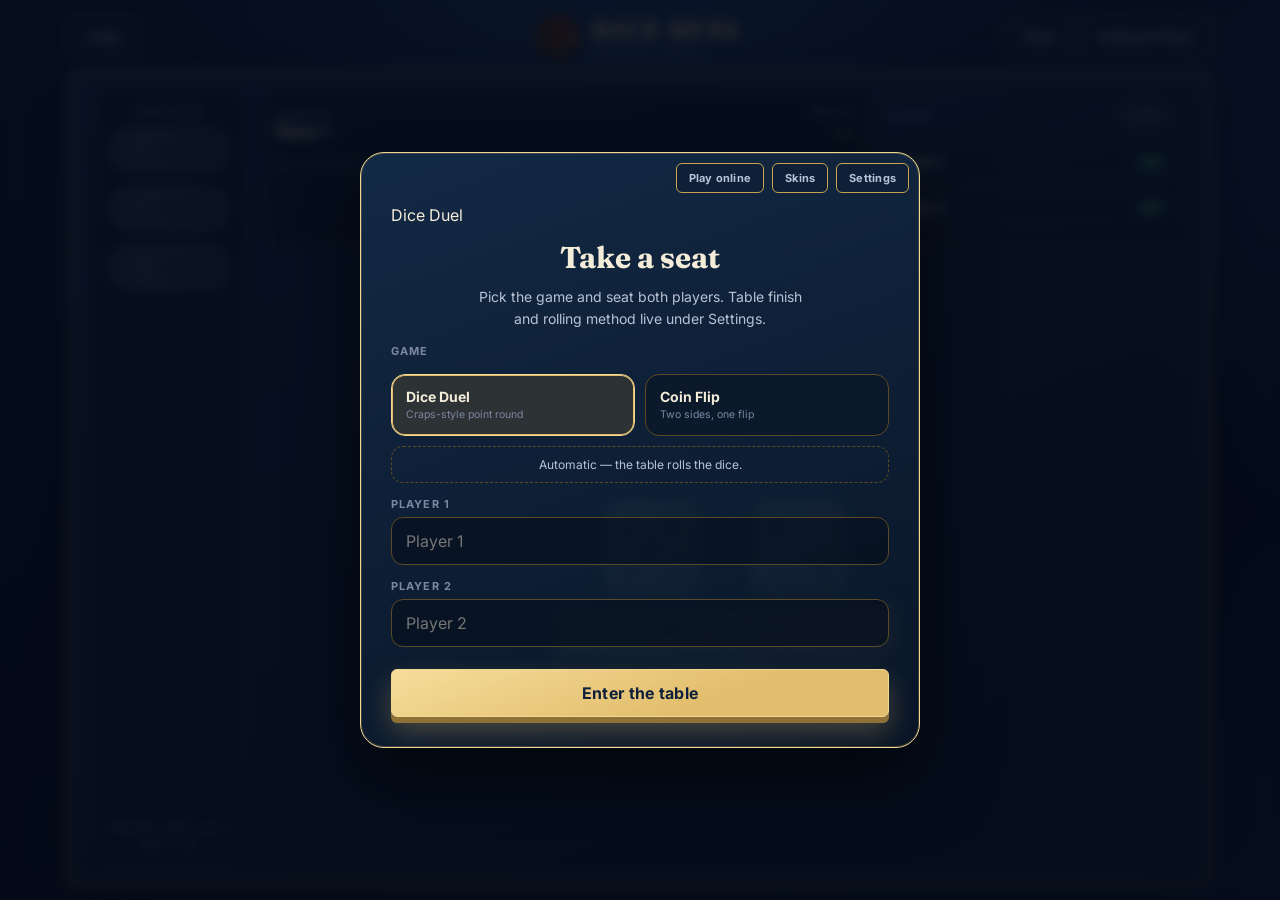
<file: variant-artdeco.html>
<!doctype html>
<html lang="en">
<head>
<meta charset="utf-8" />
<meta http-equiv="refresh" content="0; url=index.html?theme=artdeco" />
<link rel="canonical" href="index.html?theme=artdeco" />
<title>Dice Duel — redirecting…</title>
</head>
<body>
<p>This table finish now lives inside Dice Duel's own table picker.
Redirecting to <a href="index.html?theme=artdeco">the artdeco table</a>…</p>
<script>location.replace('index.html?theme=artdeco');</script>
</body>
</html>
</file>
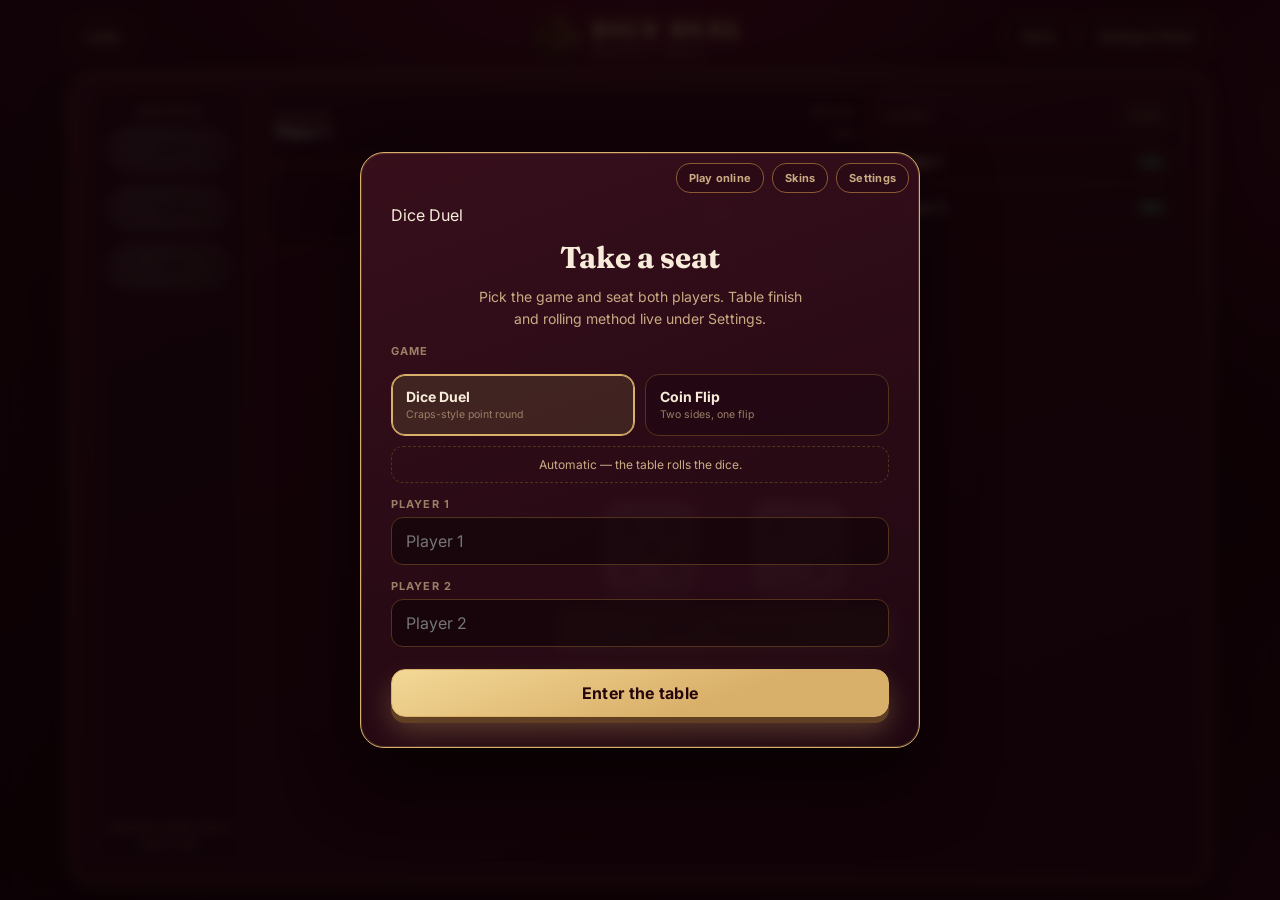
<file: variant-crimson.html>
<!doctype html>
<html lang="en">
<head>
<meta charset="utf-8" />
<meta http-equiv="refresh" content="0; url=index.html?theme=crimson" />
<link rel="canonical" href="index.html?theme=crimson" />
<title>Dice Duel — redirecting…</title>
</head>
<body>
<p>This table finish now lives inside Dice Duel's own table picker.
Redirecting to <a href="index.html?theme=crimson">the crimson table</a>…</p>
<script>location.replace('index.html?theme=crimson');</script>
</body>
</html>
</file>
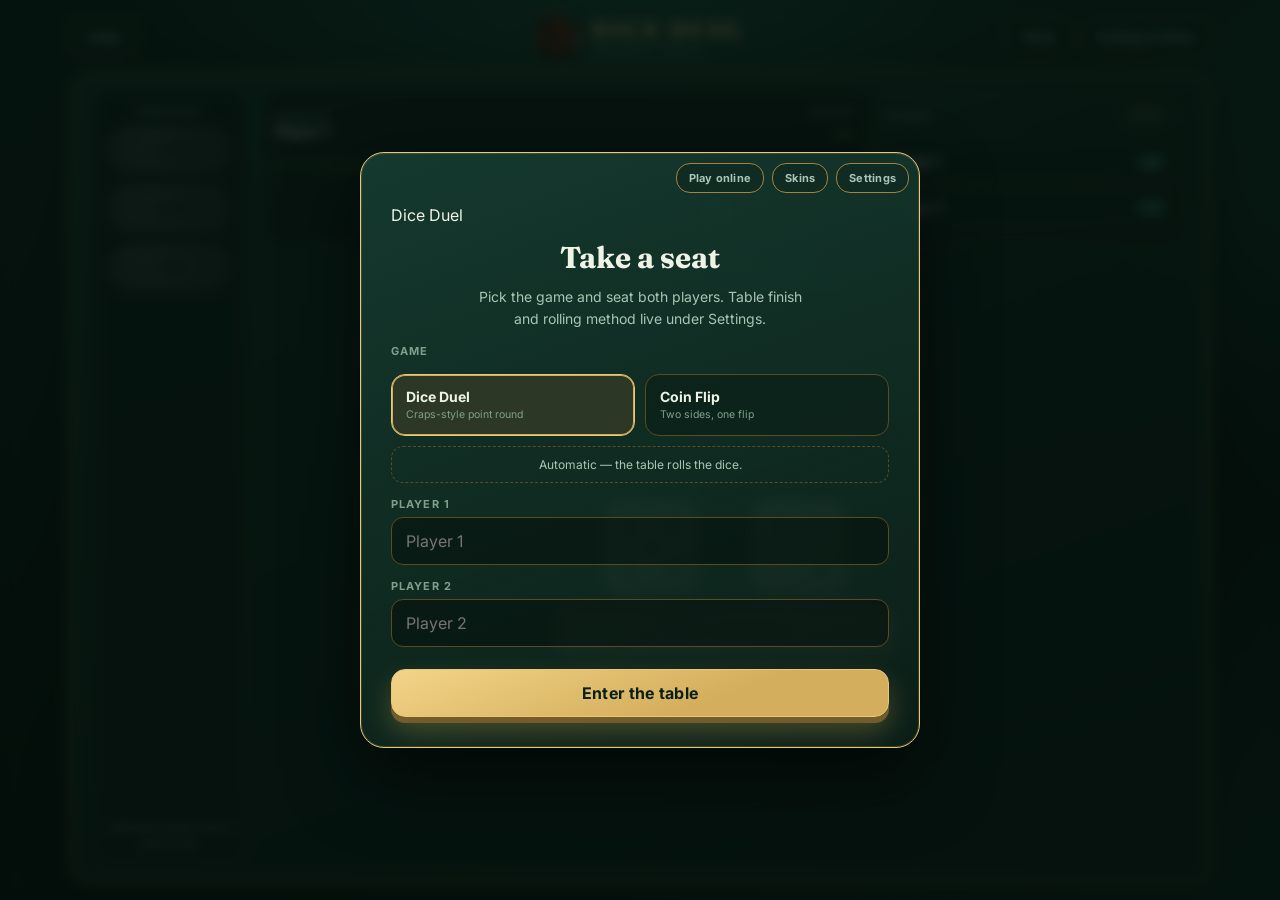
<file: variant-emerald.html>
<!doctype html>
<html lang="en">
<head>
<meta charset="utf-8" />
<meta http-equiv="refresh" content="0; url=index.html?theme=emerald" />
<link rel="canonical" href="index.html?theme=emerald" />
<title>Dice Duel — redirecting…</title>
</head>
<body>
<p>This table finish now lives inside Dice Duel's own table picker.
Redirecting to <a href="index.html?theme=emerald">the emerald table</a>…</p>
<script>location.replace('index.html?theme=emerald');</script>
</body>
</html>
</file>
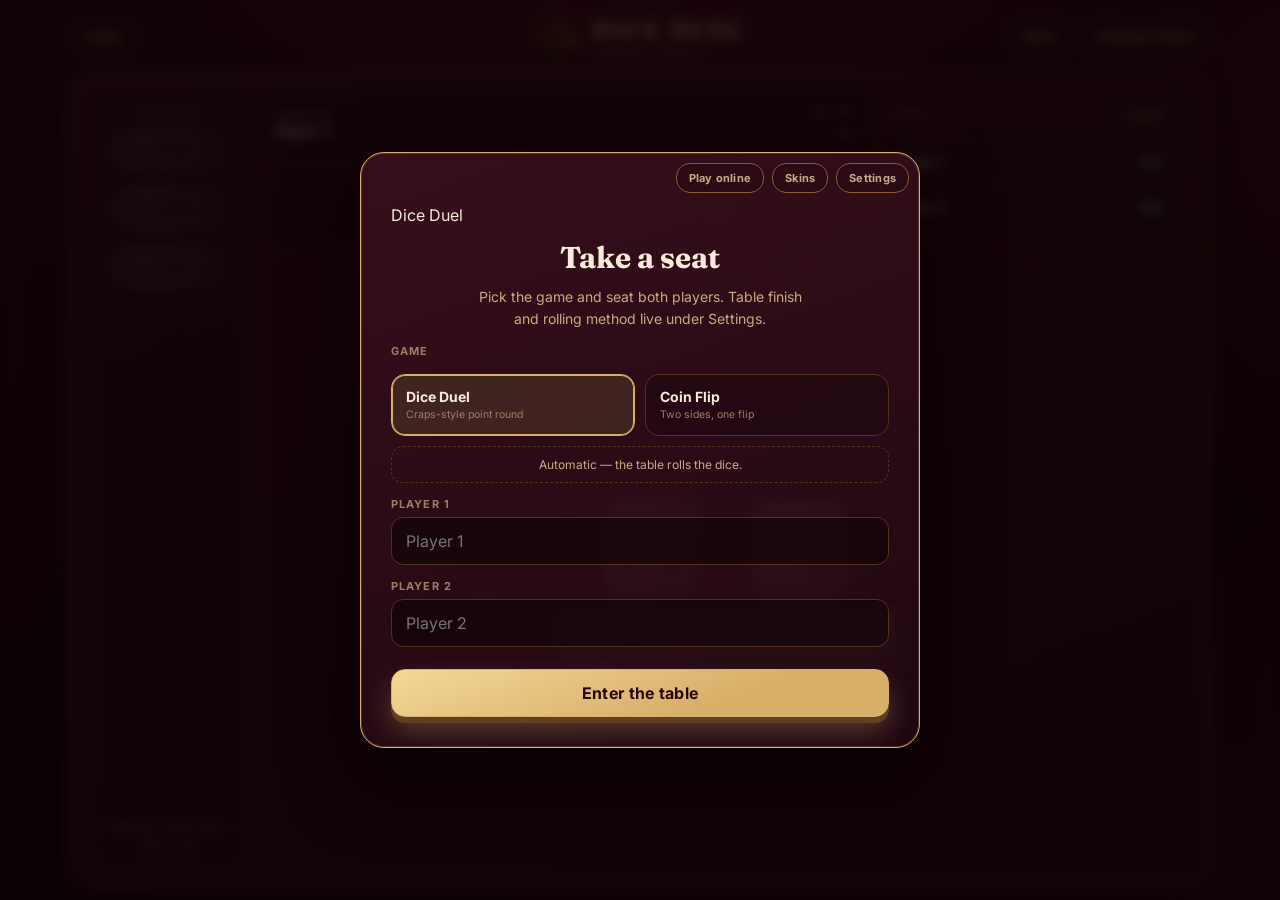
<file: variant-lounge.html>
<!doctype html>
<html lang="en">
<head>
<meta charset="utf-8" />
<meta http-equiv="refresh" content="0; url=index.html?theme=lounge" />
<link rel="canonical" href="index.html?theme=lounge" />
<title>Dice Duel — redirecting…</title>
</head>
<body>
<p>This table finish now lives inside Dice Duel's own table picker.
Redirecting to <a href="index.html?theme=lounge">the lounge table</a>…</p>
<script>location.replace('index.html?theme=lounge');</script>
</body>
</html>
</file>
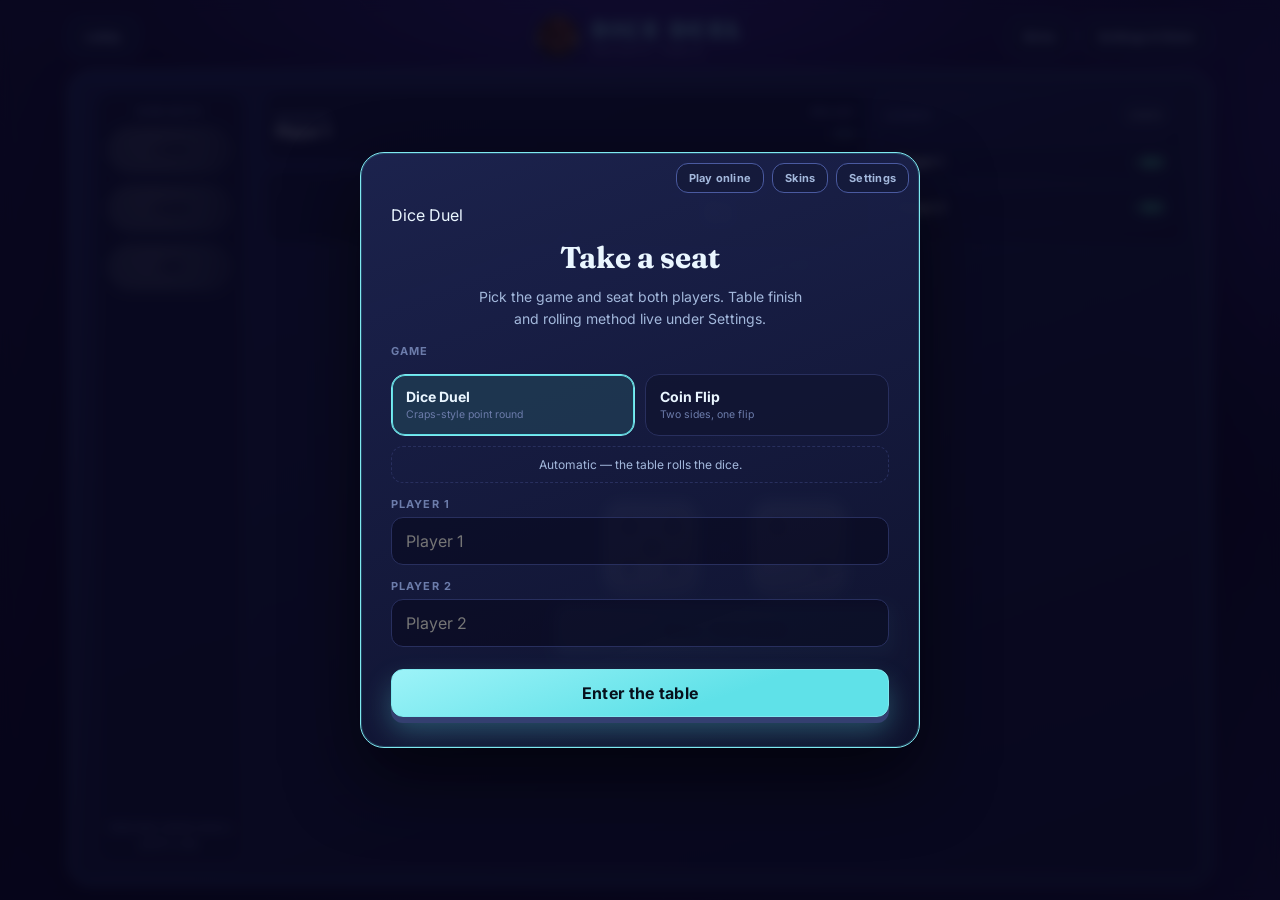
<file: variant-neon.html>
<!doctype html>
<html lang="en">
<head>
<meta charset="utf-8" />
<meta http-equiv="refresh" content="0; url=index.html?theme=neon" />
<link rel="canonical" href="index.html?theme=neon" />
<title>Dice Duel — redirecting…</title>
</head>
<body>
<p>This table finish now lives inside Dice Duel's own table picker.
Redirecting to <a href="index.html?theme=neon">the neon table</a>…</p>
<script>location.replace('index.html?theme=neon');</script>
</body>
</html>
</file>
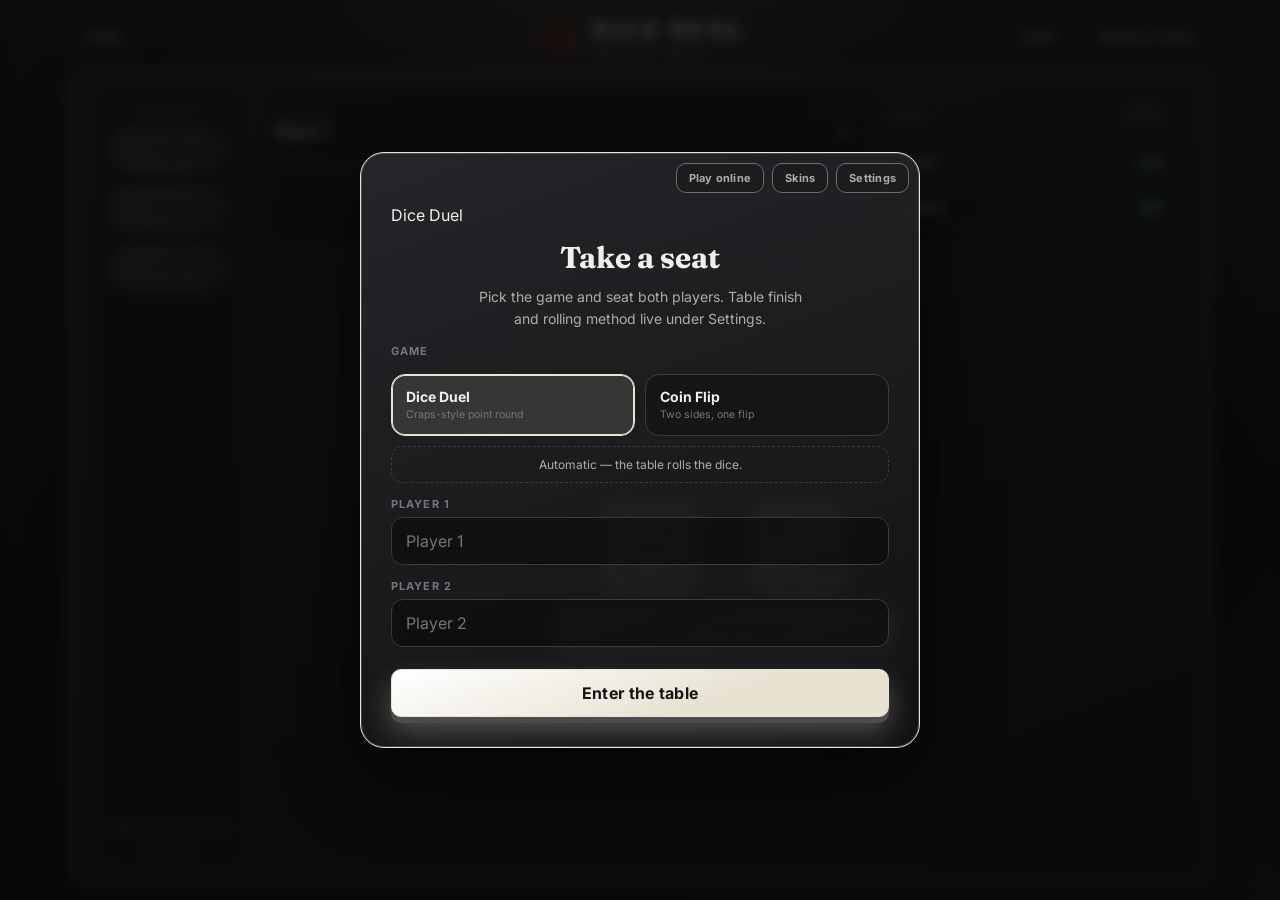
<file: variant-noir.html>
<!doctype html>
<html lang="en">
<head>
<meta charset="utf-8" />
<meta http-equiv="refresh" content="0; url=index.html?theme=noir" />
<link rel="canonical" href="index.html?theme=noir" />
<title>Dice Duel — redirecting…</title>
</head>
<body>
<p>This table finish now lives inside Dice Duel's own table picker.
Redirecting to <a href="index.html?theme=noir">the noir table</a>…</p>
<script>location.replace('index.html?theme=noir');</script>
</body>
</html>
</file>
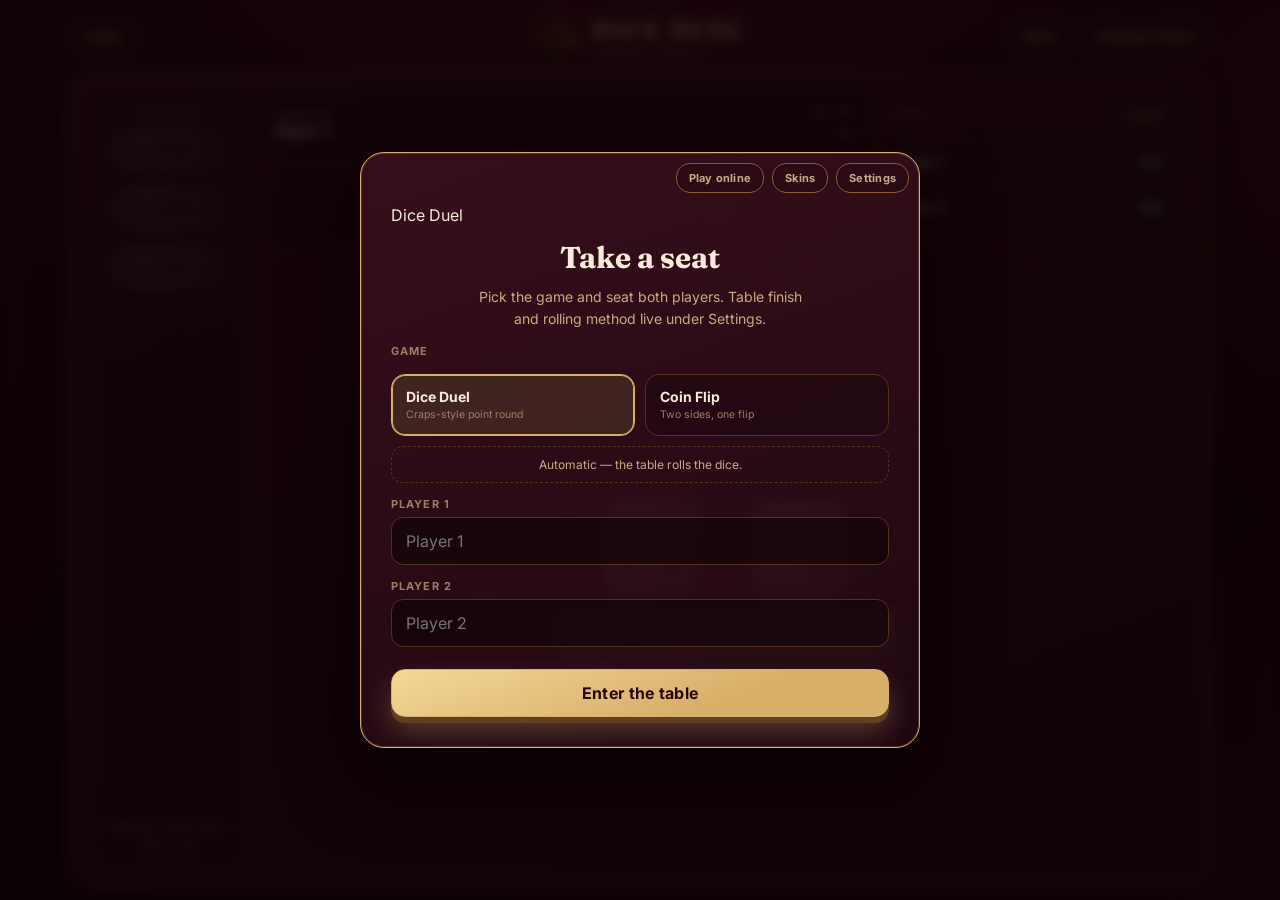
<file: variant-royal.html>
<!doctype html>
<html lang="en">
<head>
<meta charset="utf-8" />
<meta http-equiv="refresh" content="0; url=index.html?theme=royal" />
<link rel="canonical" href="index.html?theme=royal" />
<title>Dice Duel — redirecting…</title>
</head>
<body>
<p>This table finish now lives inside Dice Duel's own table picker.
Redirecting to <a href="index.html?theme=royal">the royal table</a>…</p>
<script>location.replace('index.html?theme=royal');</script>
</body>
</html>
</file>
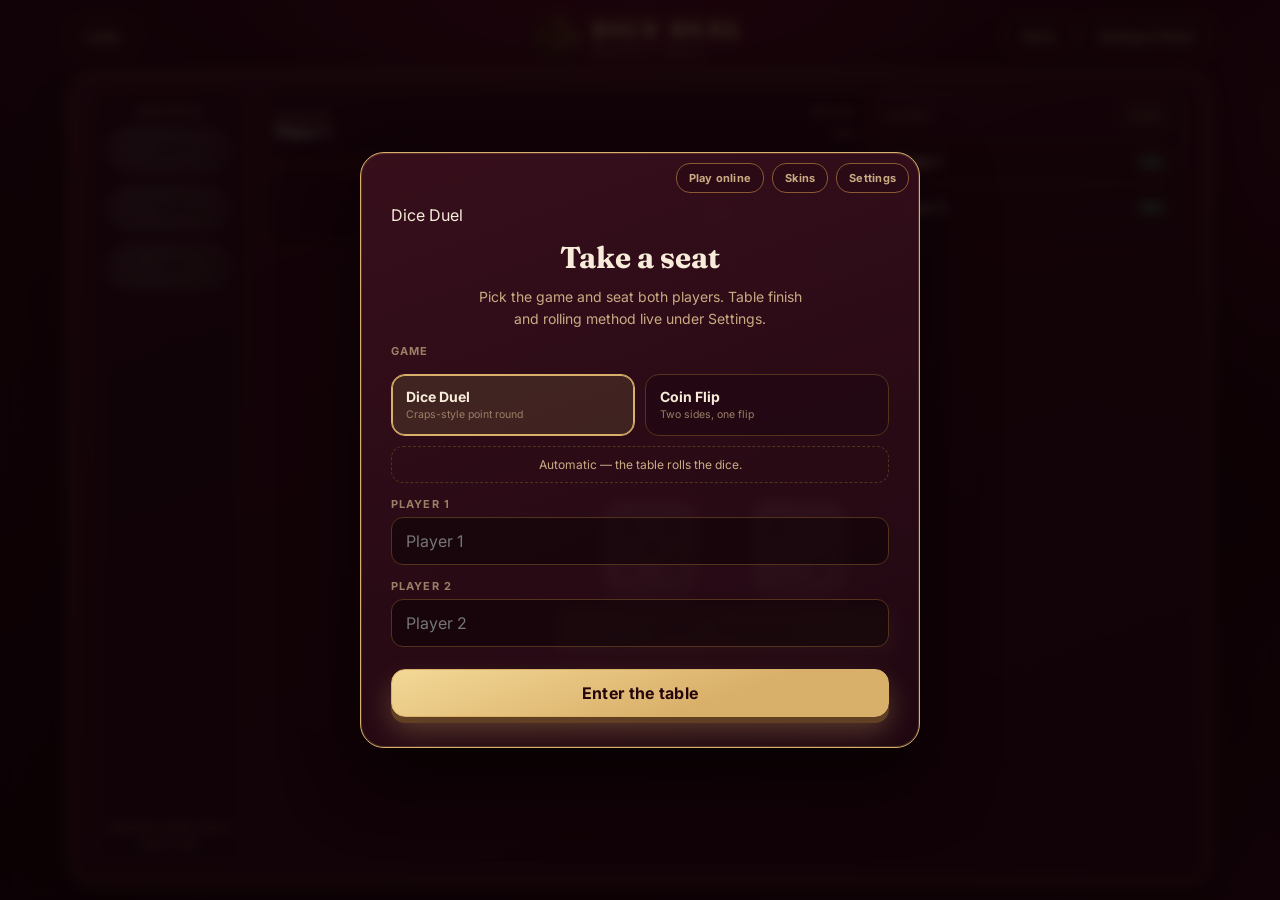
<file: variants.html>
<!doctype html>
<html lang="en">
<head>
<meta charset="utf-8" />
<meta http-equiv="refresh" content="0; url=index.html" />
<link rel="canonical" href="index.html" />
<title>Dice Duel — redirecting…</title>
</head>
<body>
<p>Table finishes are now chosen from the lobby inside Dice Duel itself.
Redirecting to <a href="index.html">Dice Duel</a>…</p>
<script>location.replace('index.html');</script>
</body>
</html>
</file>
